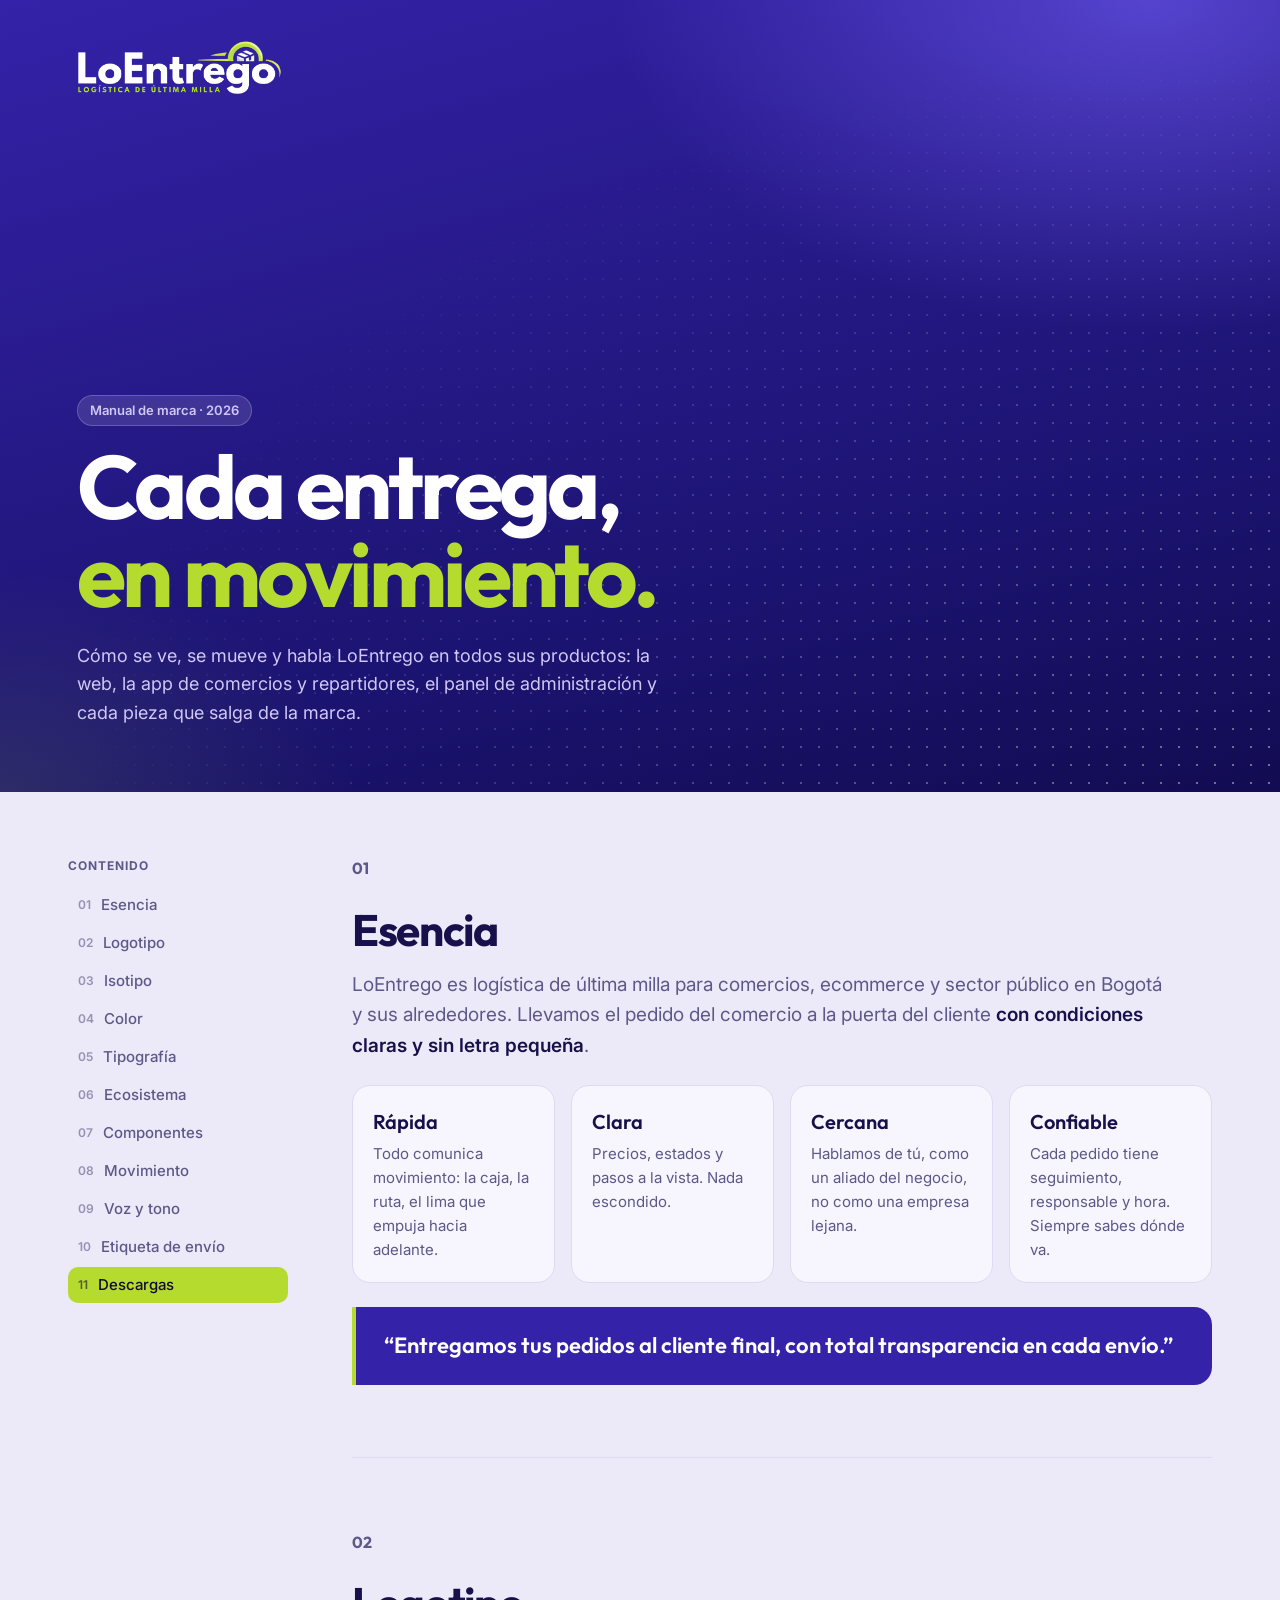
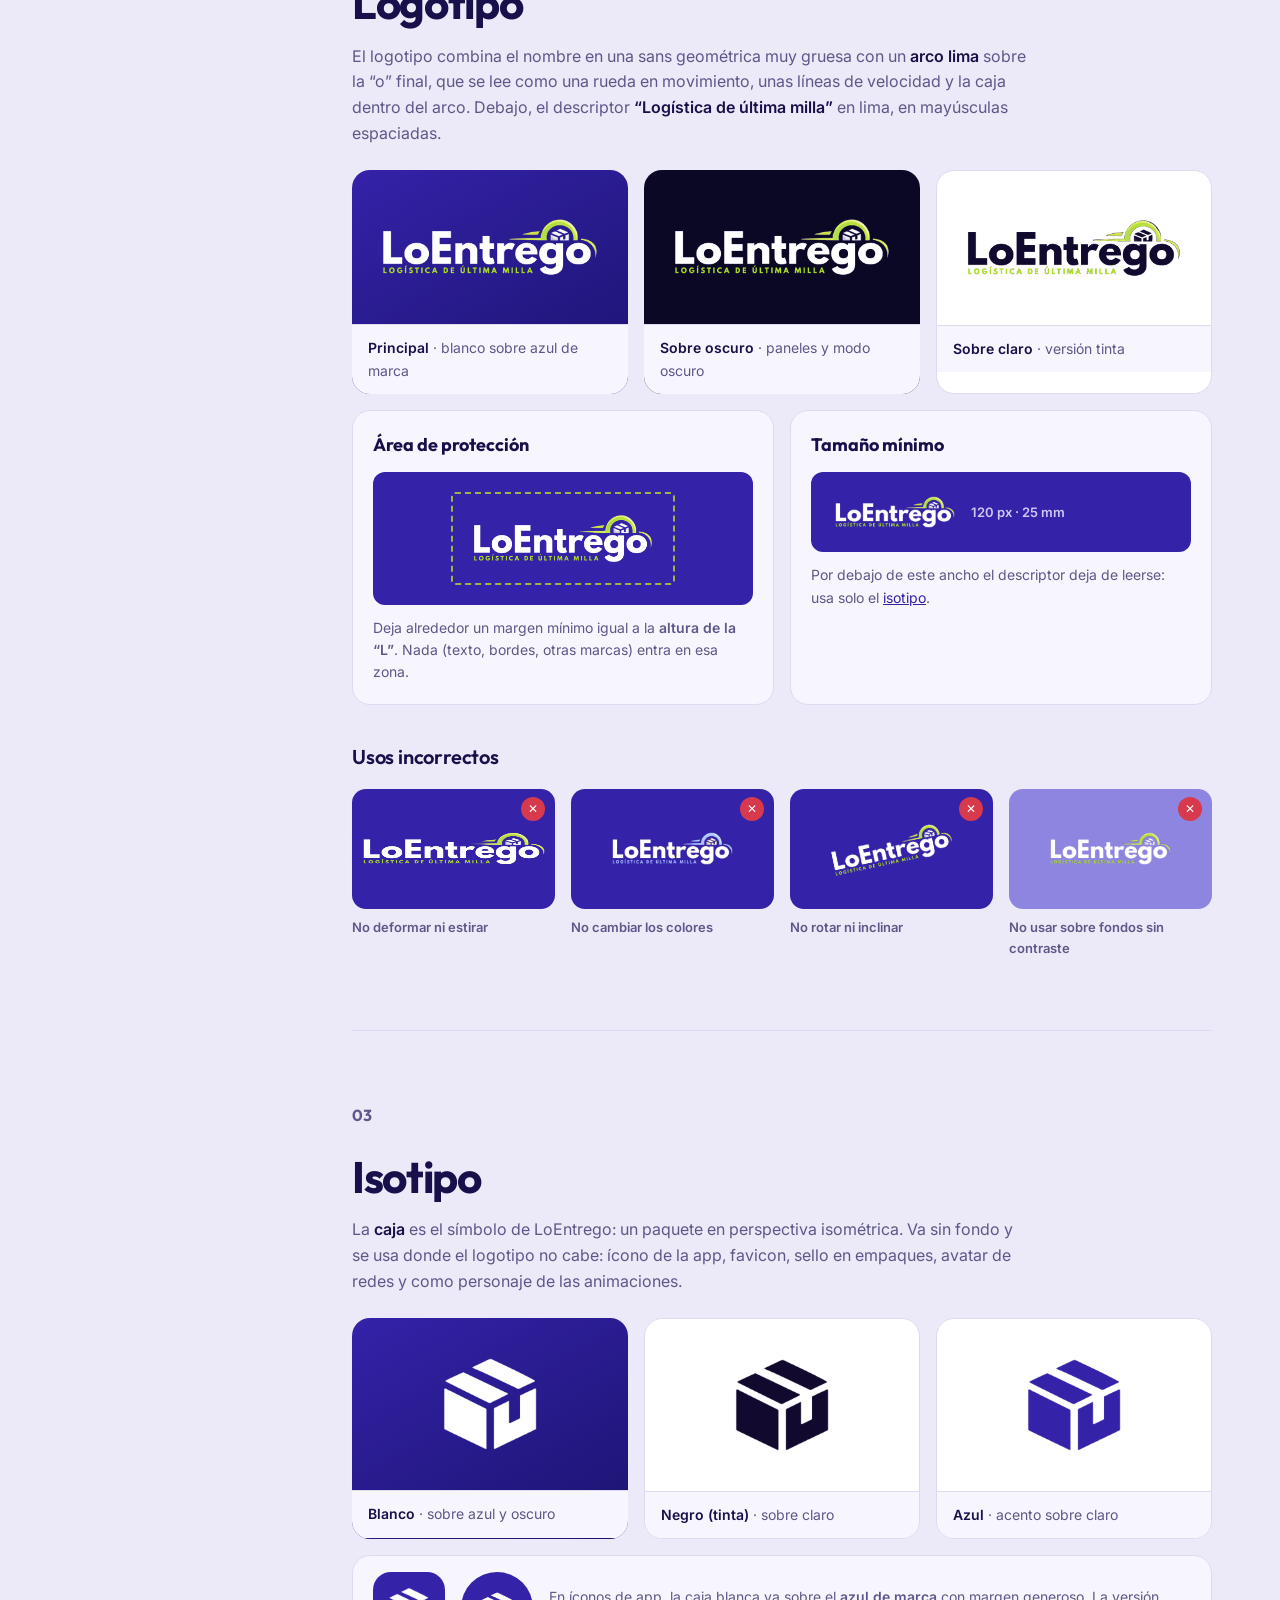
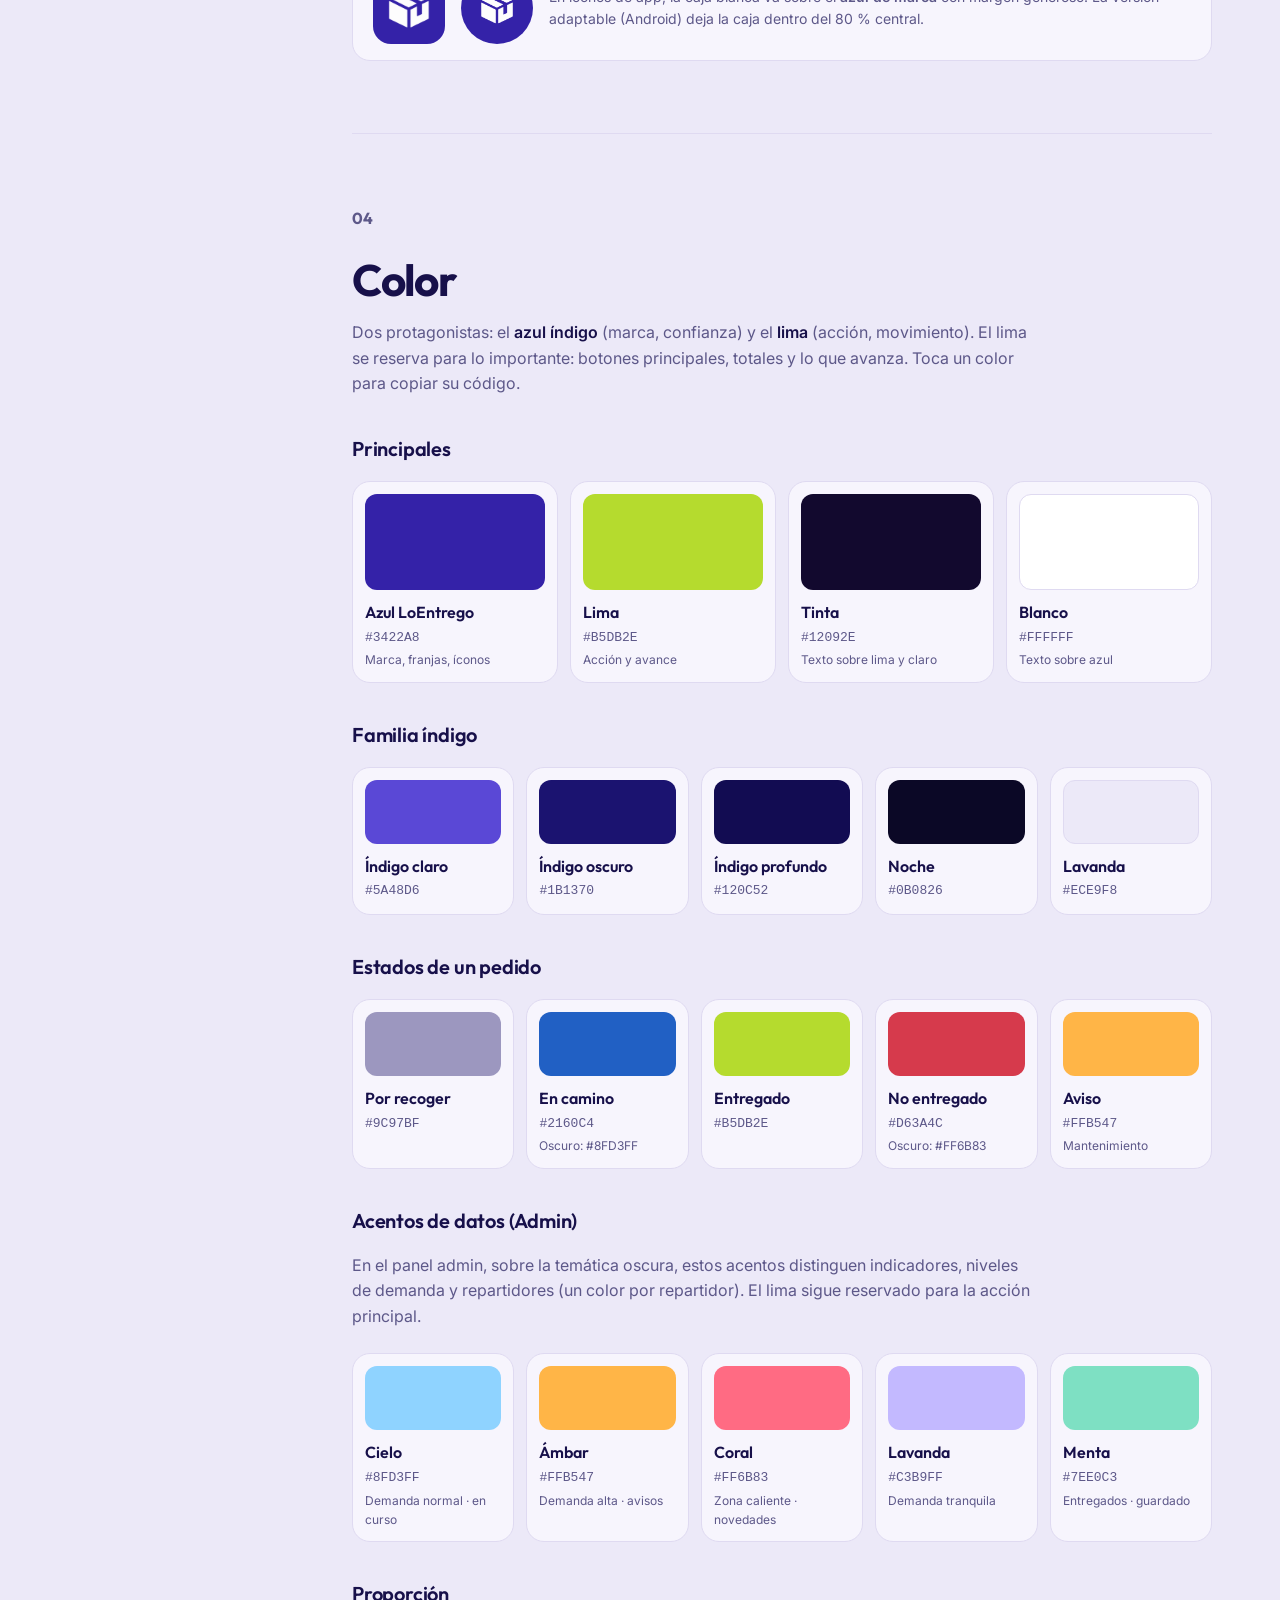
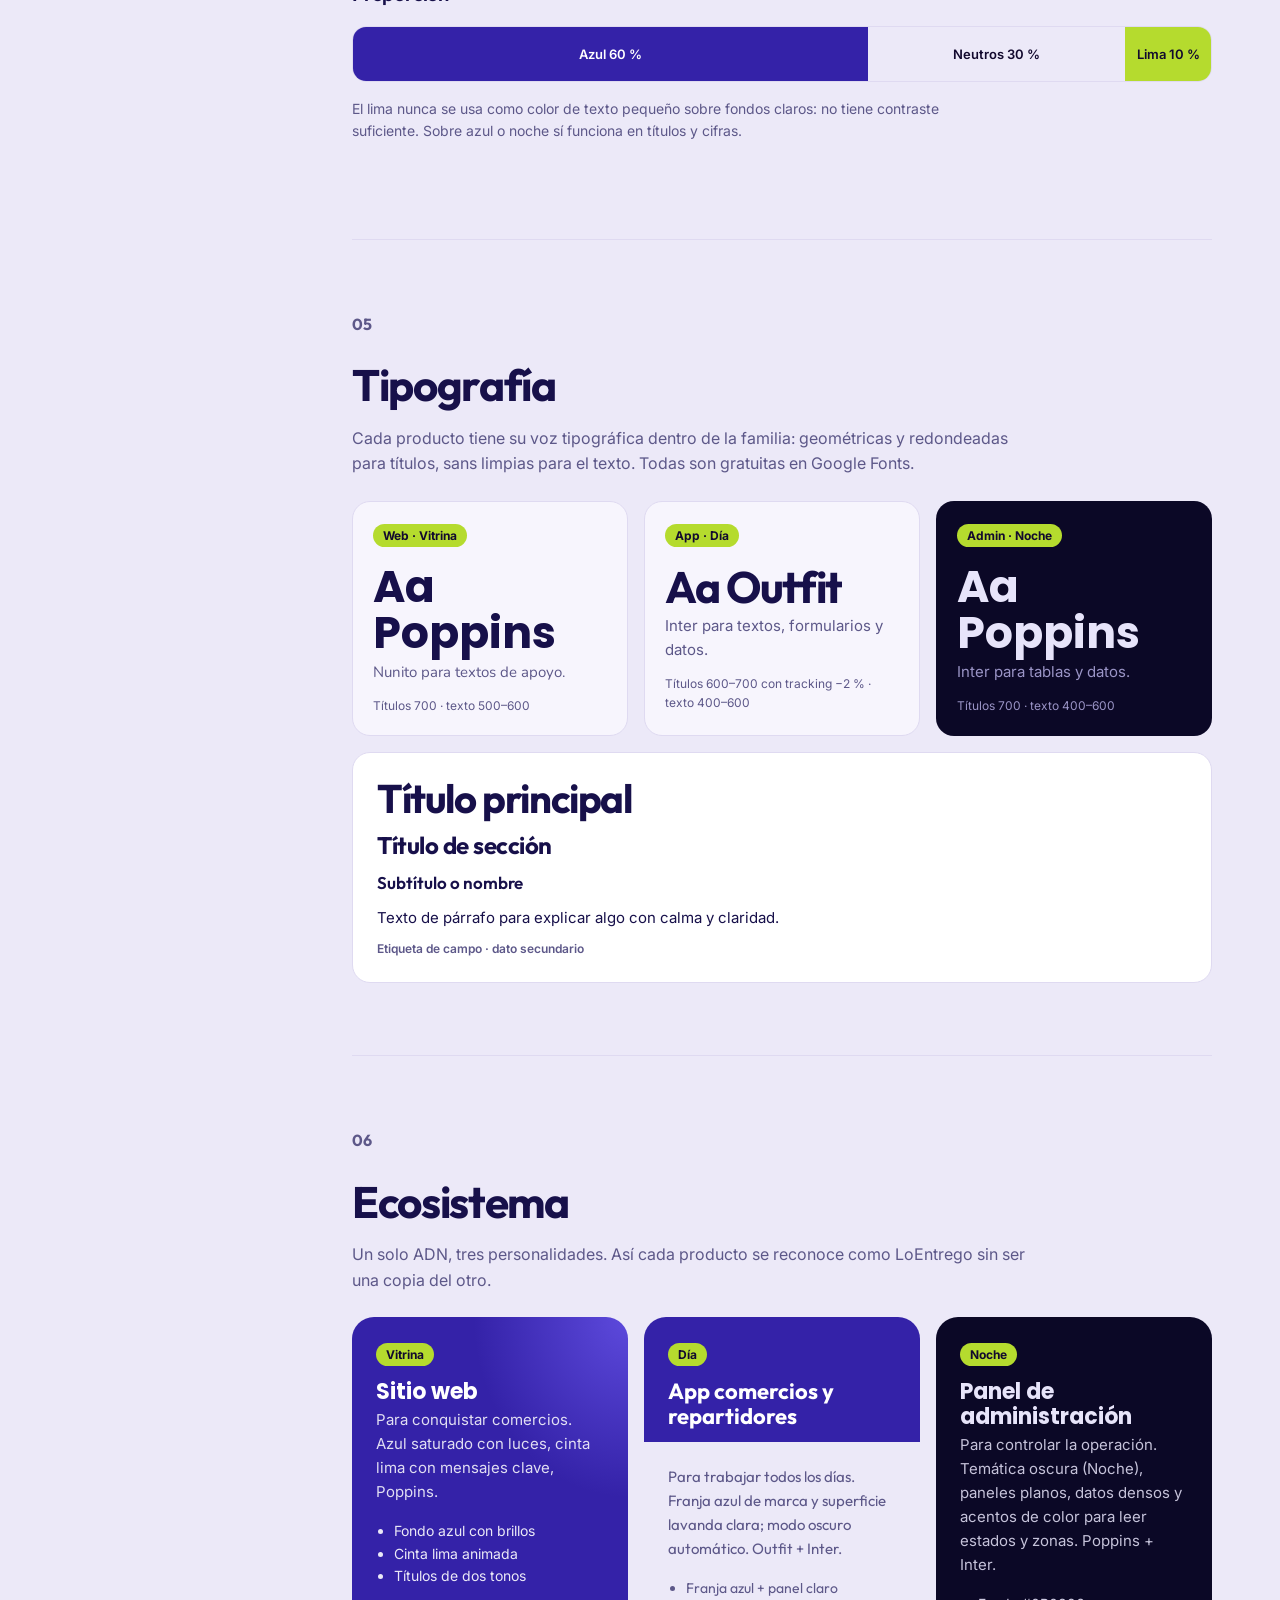
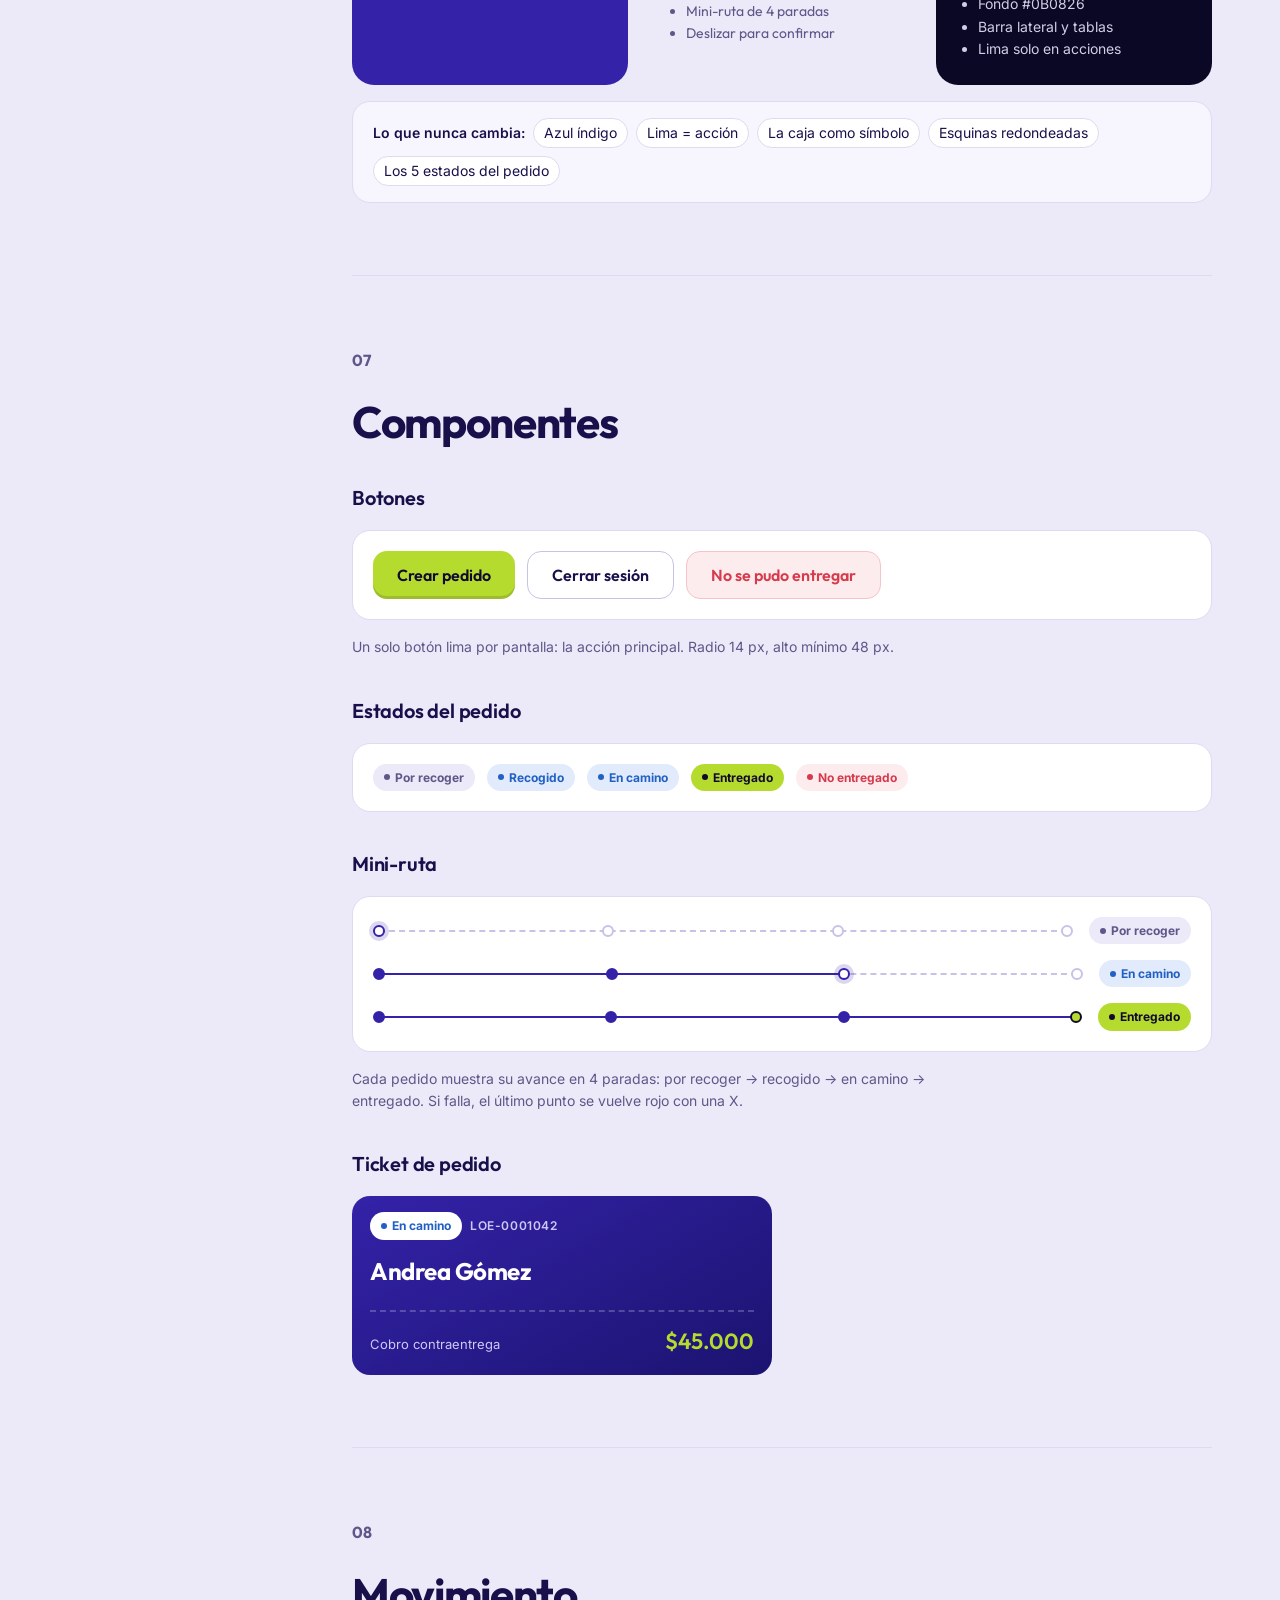
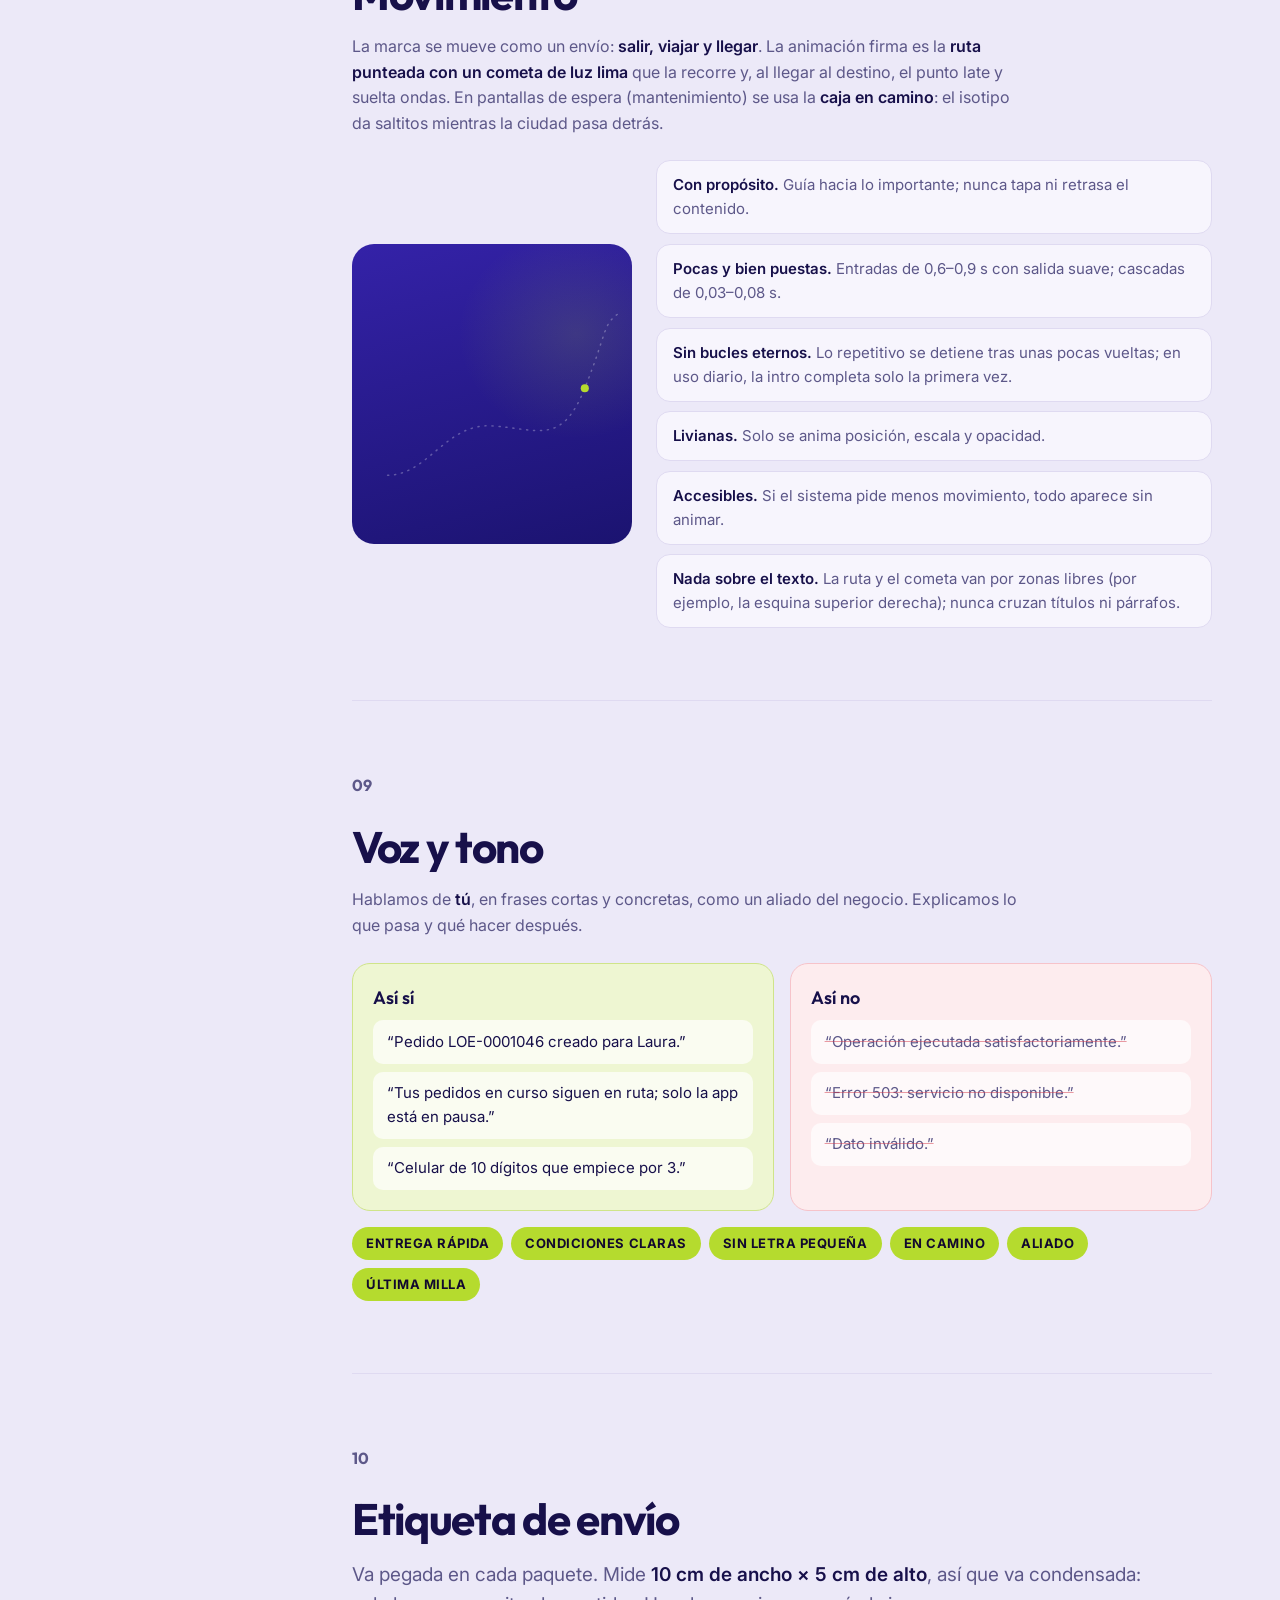
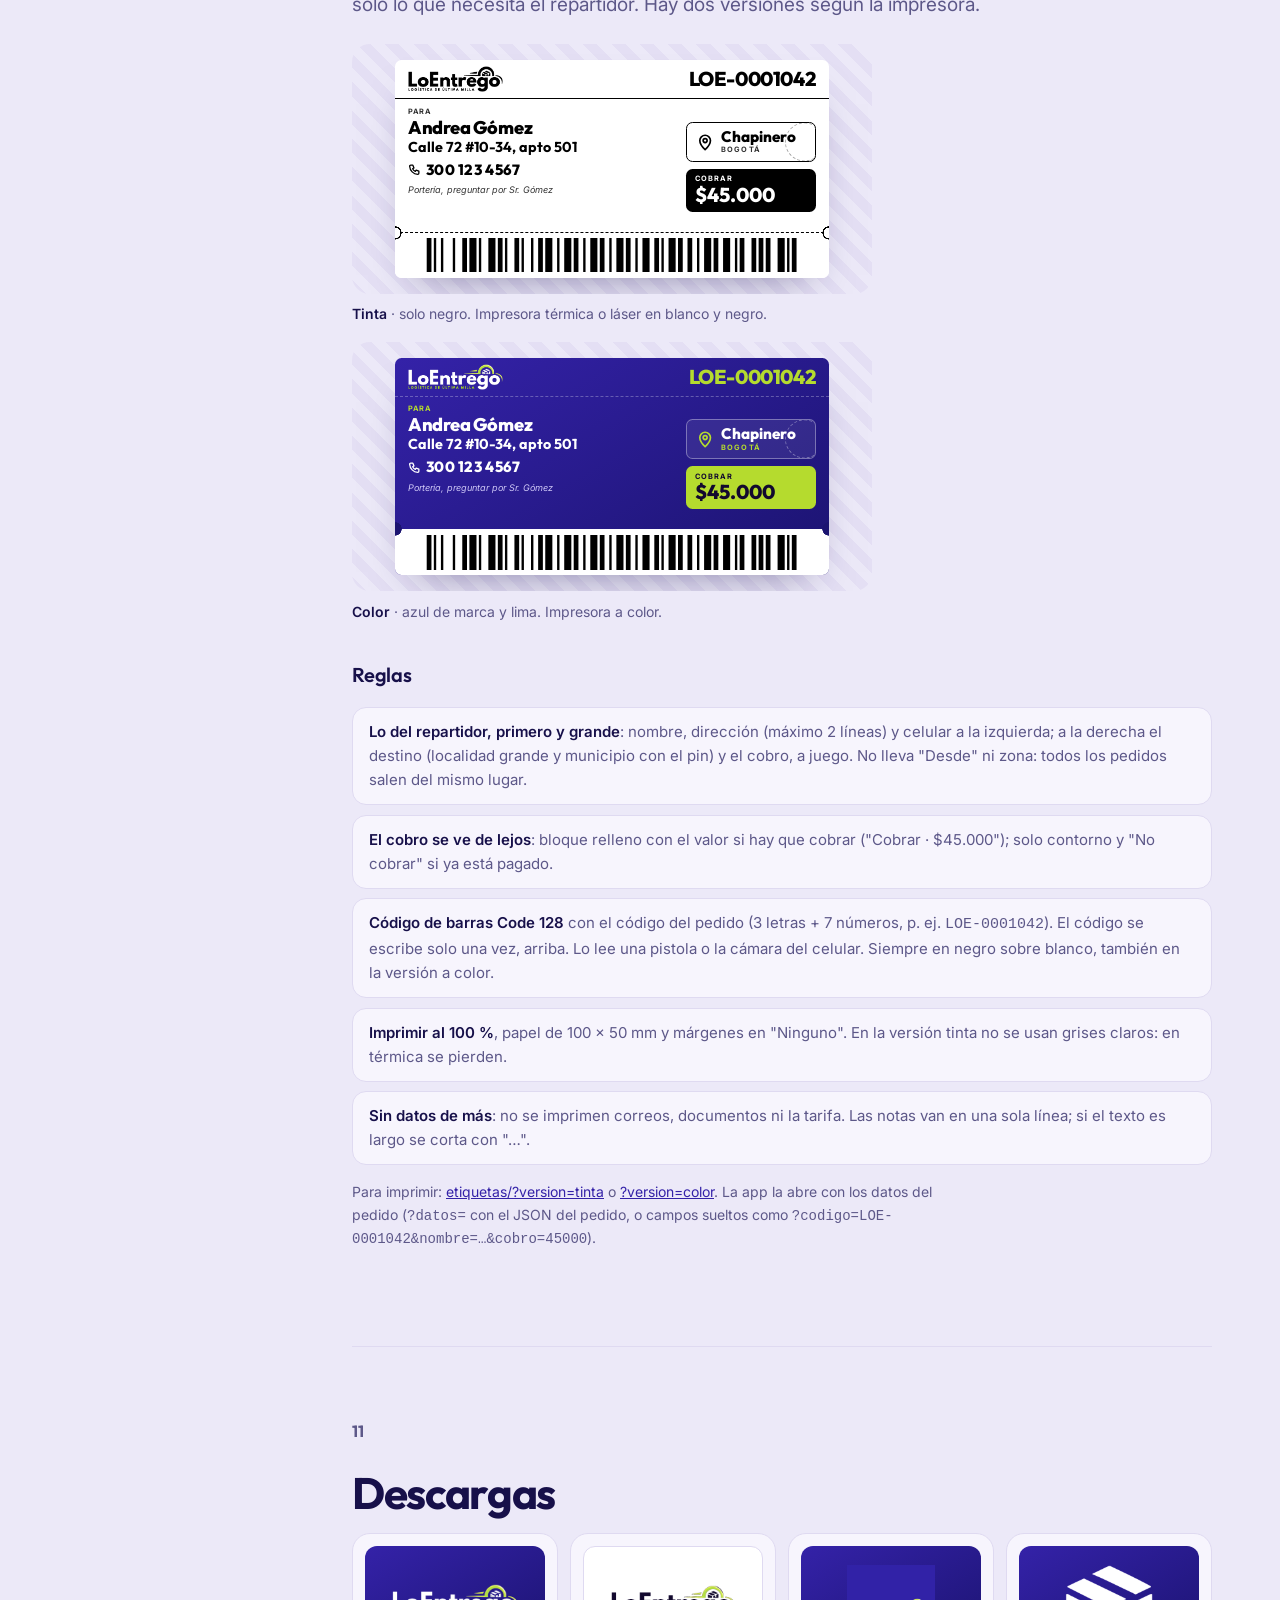
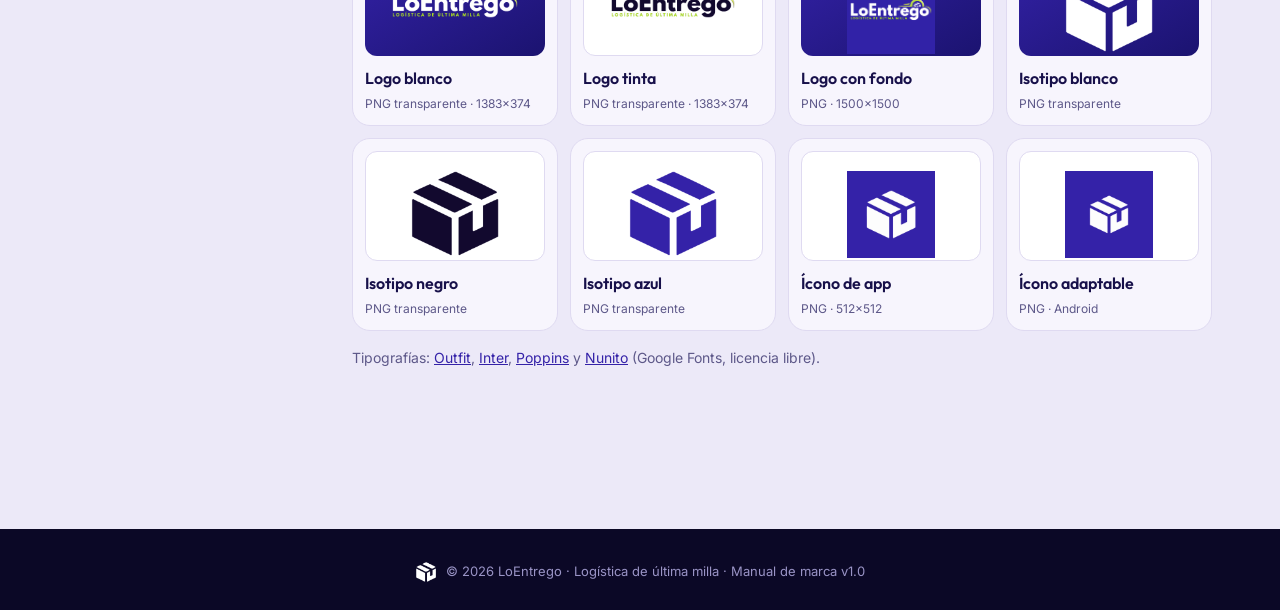
<file: index.html>
<!DOCTYPE html>
<html lang="es">
<head>
<meta charset="UTF-8">
<meta name="viewport" content="width=device-width, initial-scale=1.0">
<meta name="theme-color" content="#3422A8">
<title>Manual de marca · LoEntrego</title>
<meta name="description" content="Manual de marca de LoEntrego: logotipo, isotipo, color, tipografía, ecosistema de productos, componentes, movimiento y tono de voz.">
<link rel="preconnect" href="https://fonts.googleapis.com">
<link rel="preconnect" href="https://fonts.gstatic.com" crossorigin>
<link href="https://fonts.googleapis.com/css2?family=Outfit:wght@500;600;700;800&family=Inter:wght@400;500;600;700&family=Poppins:wght@600;700&family=Nunito:wght@600&display=swap" rel="stylesheet">
<link rel="stylesheet" href="styles.css?v=20261124b">
<link rel="stylesheet" href="etiquetas/etiqueta.css?v=7">
<link rel="icon" href="assets/iconos/icon-192.png">
</head>
<body>

<!-- ============ PORTADA ============ -->
<header class="cover" id="inicio">
  <img class="cover-logo" src="assets/logo/loentrego-logo-blanco.png" alt="LoEntrego — Logística de última milla" width="1383" height="374">
  <div class="cover-inner">
    <p class="kicker">Manual de marca · 2026</p>
    <h1>Cada entrega,<br><span>en movimiento.</span></h1>
    <p class="cover-sub">Cómo se ve, se mueve y habla LoEntrego en todos sus productos: la web, la app de comercios y repartidores, el panel de administración y cada pieza que salga de la marca.</p>
  </div>
  <!-- Fondo de puntos planos con degradado -->
  <div class="cover-puntos" aria-hidden="true"></div>
</header>

<div class="layout">
  <!-- ============ ÍNDICE ============ -->
  <nav class="toc" aria-label="Contenido del manual">
    <p class="toc-title">Contenido</p>
    <ol>
      <li><a href="#esencia">Esencia</a></li>
      <li><a href="#logotipo">Logotipo</a></li>
      <li><a href="#isotipo">Isotipo</a></li>
      <li><a href="#color">Color</a></li>
      <li><a href="#tipografia">Tipografía</a></li>
      <li><a href="#ecosistema">Ecosistema</a></li>
      <li><a href="#componentes">Componentes</a></li>
      <li><a href="#movimiento">Movimiento</a></li>
      <li><a href="#voz">Voz y tono</a></li>
      <li><a href="#etiqueta">Etiqueta de envío</a></li>
      <li><a href="#descargas">Descargas</a></li>
    </ol>
  </nav>

  <main class="content">

    <!-- ============ 01 ESENCIA ============ -->
    <section class="sec" id="esencia" aria-labelledby="t-esencia">
      <p class="num">01</p>
      <h2 id="t-esencia">Esencia</h2>
      <p class="lead">LoEntrego es logística de última milla para comercios, ecommerce y sector público en Bogotá y sus alrededores. Llevamos el pedido del comercio a la puerta del cliente <b>con condiciones claras y sin letra pequeña</b>.</p>
      <div class="grid-4">
        <article class="trait"><b>Rápida</b><p>Todo comunica movimiento: la caja, la ruta, el lima que empuja hacia adelante.</p></article>
        <article class="trait"><b>Clara</b><p>Precios, estados y pasos a la vista. Nada escondido.</p></article>
        <article class="trait"><b>Cercana</b><p>Hablamos de tú, como un aliado del negocio, no como una empresa lejana.</p></article>
        <article class="trait"><b>Confiable</b><p>Cada pedido tiene seguimiento, responsable y hora. Siempre sabes dónde va.</p></article>
      </div>
      <blockquote class="promise">“Entregamos tus pedidos al cliente final, con total transparencia en cada envío.”</blockquote>
    </section>

    <!-- ============ 02 LOGOTIPO ============ -->
    <section class="sec" id="logotipo" aria-labelledby="t-logo">
      <p class="num">02</p>
      <h2 id="t-logo">Logotipo</h2>
      <p>El logotipo combina el nombre en una sans geométrica muy gruesa con un <b>arco lima</b> sobre la “o” final, que se lee como una rueda en movimiento, unas líneas de velocidad y la caja dentro del arco. Debajo, el descriptor <b>“Logística de última milla”</b> en lima, en mayúsculas espaciadas.</p>

      <div class="grid-3">
        <figure class="logo-card on-blue"><img src="assets/logo/loentrego-logo-blanco.png" alt="Logo en blanco sobre azul"><figcaption><b>Principal</b> · blanco sobre azul de marca</figcaption></figure>
        <figure class="logo-card on-night"><img src="assets/logo/loentrego-logo-blanco.png" alt="Logo en blanco sobre noche"><figcaption><b>Sobre oscuro</b> · paneles y modo oscuro</figcaption></figure>
        <figure class="logo-card on-light"><img src="assets/logo/loentrego-logo-tinta.png" alt="Logo en tinta sobre claro"><figcaption><b>Sobre claro</b> · versión tinta</figcaption></figure>
      </div>

      <div class="grid-2">
        <article class="rule-card">
          <h3>Área de protección</h3>
          <div class="clearspace"><span class="cs-box"><img src="assets/logo/loentrego-logo-blanco.png" alt=""></span></div>
          <p>Deja alrededor un margen mínimo igual a la <b>altura de la “L”</b>. Nada (texto, bordes, otras marcas) entra en esa zona.</p>
        </article>
        <article class="rule-card">
          <h3>Tamaño mínimo</h3>
          <div class="minsize"><img src="assets/logo/loentrego-logo-blanco.png" alt="" style="width:120px"><span>120 px · 25 mm</span></div>
          <p>Por debajo de este ancho el descriptor deja de leerse: usa solo el <a href="#isotipo">isotipo</a>.</p>
        </article>
      </div>

      <h3 class="h3">Usos incorrectos</h3>
      <div class="grid-4 donts">
        <figure><div class="dont-box"><img src="assets/logo/loentrego-logo-blanco.png" alt="" style="transform:scaleX(1.5)"></div><figcaption>No deformar ni estirar</figcaption></figure>
        <figure><div class="dont-box"><img src="assets/logo/loentrego-logo-blanco.png" alt="" style="filter:hue-rotate(160deg)"></div><figcaption>No cambiar los colores</figcaption></figure>
        <figure><div class="dont-box"><img src="assets/logo/loentrego-logo-blanco.png" alt="" style="transform:rotate(-12deg)"></div><figcaption>No rotar ni inclinar</figcaption></figure>
        <figure><div class="dont-box low"><img src="assets/logo/loentrego-logo-blanco.png" alt=""></div><figcaption>No usar sobre fondos sin contraste</figcaption></figure>
      </div>
    </section>

    <!-- ============ 03 ISOTIPO ============ -->
    <section class="sec" id="isotipo" aria-labelledby="t-iso">
      <p class="num">03</p>
      <h2 id="t-iso">Isotipo</h2>
      <p>La <b>caja</b> es el símbolo de LoEntrego: un paquete en perspectiva isométrica. Va sin fondo y se usa donde el logotipo no cabe: ícono de la app, favicon, sello en empaques, avatar de redes y como personaje de las animaciones.</p>
      <div class="grid-3">
        <figure class="iso-card on-blue"><img src="assets/isotipo/isotipo-blanco.png" alt="Isotipo blanco"><figcaption><b>Blanco</b> · sobre azul y oscuro</figcaption></figure>
        <figure class="iso-card on-light"><img src="assets/isotipo/isotipo-negro.png" alt="Isotipo negro"><figcaption><b>Negro (tinta)</b> · sobre claro</figcaption></figure>
        <figure class="iso-card on-light"><img src="assets/isotipo/isotipo-azul.png" alt="Isotipo azul"><figcaption><b>Azul</b> · acento sobre claro</figcaption></figure>
      </div>
      <div class="app-icons">
        <img src="assets/iconos/icon-192.png" alt="Ícono de app" width="72" height="72">
        <img src="assets/iconos/icon-maskable-512.png" alt="Ícono adaptable" width="72" height="72" class="round">
        <p>En íconos de app, la caja blanca va sobre el <b>azul de marca</b> con margen generoso. La versión adaptable (Android) deja la caja dentro del 80 % central.</p>
      </div>
    </section>

    <!-- ============ 04 COLOR ============ -->
    <section class="sec" id="color" aria-labelledby="t-color">
      <p class="num">04</p>
      <h2 id="t-color">Color</h2>
      <p>Dos protagonistas: el <b>azul índigo</b> (marca, confianza) y el <b>lima</b> (acción, movimiento). El lima se reserva para lo importante: botones principales, totales y lo que avanza. Toca un color para copiar su código.</p>

      <h3 class="h3">Principales</h3>
      <div class="swatches" data-swatches>
        <button class="sw" style="--c:#3422A8" data-hex="#3422A8"><span class="sw-chip"></span><b>Azul LoEntrego</b><code>#3422A8</code><small>Marca, franjas, íconos</small></button>
        <button class="sw" style="--c:#B5DB2E" data-hex="#B5DB2E"><span class="sw-chip"></span><b>Lima</b><code>#B5DB2E</code><small>Acción y avance</small></button>
        <button class="sw" style="--c:#12092E" data-hex="#12092E"><span class="sw-chip"></span><b>Tinta</b><code>#12092E</code><small>Texto sobre lima y claro</small></button>
        <button class="sw" style="--c:#FFFFFF" data-hex="#FFFFFF"><span class="sw-chip line"></span><b>Blanco</b><code>#FFFFFF</code><small>Texto sobre azul</small></button>
      </div>

      <h3 class="h3">Familia índigo</h3>
      <div class="swatches small" data-swatches>
        <button class="sw" style="--c:#5A48D6" data-hex="#5A48D6"><span class="sw-chip"></span><b>Índigo claro</b><code>#5A48D6</code></button>
        <button class="sw" style="--c:#1B1370" data-hex="#1B1370"><span class="sw-chip"></span><b>Índigo oscuro</b><code>#1B1370</code></button>
        <button class="sw" style="--c:#120C52" data-hex="#120C52"><span class="sw-chip"></span><b>Índigo profundo</b><code>#120C52</code></button>
        <button class="sw" style="--c:#0B0826" data-hex="#0B0826"><span class="sw-chip"></span><b>Noche</b><code>#0B0826</code></button>
        <button class="sw" style="--c:#ECE9F8" data-hex="#ECE9F8"><span class="sw-chip line"></span><b>Lavanda</b><code>#ECE9F8</code></button>
      </div>

      <h3 class="h3">Estados de un pedido</h3>
      <div class="swatches small" data-swatches>
        <button class="sw" style="--c:#9C97BF" data-hex="#9C97BF"><span class="sw-chip"></span><b>Por recoger</b><code>#9C97BF</code></button>
        <button class="sw" style="--c:#2160C4" data-hex="#2160C4"><span class="sw-chip"></span><b>En camino</b><code>#2160C4</code><small>Oscuro: #8FD3FF</small></button>
        <button class="sw" style="--c:#B5DB2E" data-hex="#B5DB2E"><span class="sw-chip"></span><b>Entregado</b><code>#B5DB2E</code></button>
        <button class="sw" style="--c:#D63A4C" data-hex="#D63A4C"><span class="sw-chip"></span><b>No entregado</b><code>#D63A4C</code><small>Oscuro: #FF6B83</small></button>
        <button class="sw" style="--c:#FFB547" data-hex="#FFB547"><span class="sw-chip"></span><b>Aviso</b><code>#FFB547</code><small>Mantenimiento</small></button>
      </div>

      <h3 class="h3">Acentos de datos (Admin)</h3>
      <p>En el panel admin, sobre la temática oscura, estos acentos distinguen indicadores, niveles de demanda y repartidores (un color por repartidor). El lima sigue reservado para la acción principal.</p>
      <div class="swatches small" data-swatches>
        <button class="sw" style="--c:#8FD3FF" data-hex="#8FD3FF"><span class="sw-chip"></span><b>Cielo</b><code>#8FD3FF</code><small>Demanda normal · en curso</small></button>
        <button class="sw" style="--c:#FFB547" data-hex="#FFB547"><span class="sw-chip"></span><b>Ámbar</b><code>#FFB547</code><small>Demanda alta · avisos</small></button>
        <button class="sw" style="--c:#FF6B83" data-hex="#FF6B83"><span class="sw-chip"></span><b>Coral</b><code>#FF6B83</code><small>Zona caliente · novedades</small></button>
        <button class="sw" style="--c:#C3B9FF" data-hex="#C3B9FF"><span class="sw-chip"></span><b>Lavanda</b><code>#C3B9FF</code><small>Demanda tranquila</small></button>
        <button class="sw" style="--c:#7EE0C3" data-hex="#7EE0C3"><span class="sw-chip"></span><b>Menta</b><code>#7EE0C3</code><small>Entregados · guardado</small></button>
      </div>

      <h3 class="h3">Proporción</h3>
      <div class="ratio" aria-label="60 % azul, 30 % neutros, 10 % lima">
        <span style="--w:60%;--c:#3422A8">Azul 60 %</span><span style="--w:30%;--c:#ECE9F8;color:#12092E">Neutros 30 %</span><span style="--w:10%;--c:#B5DB2E;color:#12092E">Lima 10 %</span>
      </div>
      <p class="note">El lima nunca se usa como color de texto pequeño sobre fondos claros: no tiene contraste suficiente. Sobre azul o noche sí funciona en títulos y cifras.</p>
    </section>

    <!-- ============ 05 TIPOGRAFÍA ============ -->
    <section class="sec" id="tipografia" aria-labelledby="t-tipo">
      <p class="num">05</p>
      <h2 id="t-tipo">Tipografía</h2>
      <p>Cada producto tiene su voz tipográfica dentro de la familia: geométricas y redondeadas para títulos, sans limpias para el texto. Todas son gratuitas en Google Fonts.</p>
      <div class="type-grid">
        <article class="type-card">
          <span class="type-tag">Web · Vitrina</span>
          <p class="specimen" style="font-family:Poppins;font-weight:700">Aa Poppins</p>
          <p class="type-body" style="font-family:Nunito">Nunito para textos de apoyo.</p>
          <small>Títulos 700 · texto 500–600</small>
        </article>
        <article class="type-card">
          <span class="type-tag">App · Día</span>
          <p class="specimen" style="font-family:Outfit;font-weight:700;letter-spacing:-0.03em">Aa Outfit</p>
          <p class="type-body" style="font-family:Inter">Inter para textos, formularios y datos.</p>
          <small>Títulos 600–700 con tracking −2 % · texto 400–600</small>
        </article>
        <article class="type-card dark">
          <span class="type-tag">Admin · Noche</span>
          <p class="specimen" style="font-family:'Poppins';font-weight:700">Aa Poppins</p>
          <p class="type-body" style="font-family:Inter">Inter para tablas y datos.</p>
          <small>Títulos 700 · texto 400–600</small>
        </article>
      </div>
      <div class="scale">
        <p style="font:700 2.5rem/1.05 Outfit;letter-spacing:-0.035em">Título principal</p>
        <p style="font:700 1.5rem/1.2 Outfit;letter-spacing:-0.02em">Título de sección</p>
        <p style="font:600 1.0625rem/1.3 Outfit">Subtítulo o nombre</p>
        <p style="font:400 0.9375rem/1.55 Inter">Texto de párrafo para explicar algo con calma y claridad.</p>
        <p style="font:600 0.75rem/1.4 Inter;color:var(--muted)">Etiqueta de campo · dato secundario</p>
      </div>
    </section>

    <!-- ============ 06 ECOSISTEMA ============ -->
    <section class="sec" id="ecosistema" aria-labelledby="t-eco">
      <p class="num">06</p>
      <h2 id="t-eco">Ecosistema</h2>
      <p>Un solo ADN, tres personalidades. Así cada producto se reconoce como LoEntrego sin ser una copia del otro.</p>
      <div class="eco-grid">
        <article class="eco vitrina">
          <span class="eco-tag">Vitrina</span>
          <h3>Sitio web</h3>
          <p>Para conquistar comercios. Azul saturado con luces, cinta lima con mensajes clave, Poppins.</p>
          <ul><li>Fondo azul con brillos</li><li>Cinta lima animada</li><li>Títulos de dos tonos</li></ul>
        </article>
        <article class="eco dia">
          <span class="eco-tag">Día</span>
          <h3>App comercios y repartidores</h3>
          <p>Para trabajar todos los días. Franja azul de marca y superficie lavanda clara; modo oscuro automático. Outfit + Inter.</p>
          <ul><li>Franja azul + panel claro</li><li>Mini-ruta de 4 paradas</li><li>Deslizar para confirmar</li></ul>
        </article>
        <article class="eco noche">
          <span class="eco-tag">Noche</span>
          <h3>Panel de administración</h3>
          <p>Para controlar la operación. Temática oscura (Noche), paneles planos, datos densos y acentos de color para leer estados y zonas. Poppins + Inter.</p>
          <ul><li>Fondo #0B0826</li><li>Barra lateral y tablas</li><li>Lima solo en acciones</li></ul>
        </article>
      </div>
      <div class="constants">
        <b>Lo que nunca cambia:</b>
        <span>Azul índigo</span><span>Lima = acción</span><span>La caja como símbolo</span><span>Esquinas redondeadas</span><span>Los 5 estados del pedido</span>
      </div>
    </section>

    <!-- ============ 07 COMPONENTES ============ -->
    <section class="sec" id="componentes" aria-labelledby="t-comp">
      <p class="num">07</p>
      <h2 id="t-comp">Componentes</h2>

      <h3 class="h3">Botones</h3>
      <div class="demo-row">
        <button class="b-primary">Crear pedido</button>
        <button class="b-ghost">Cerrar sesión</button>
        <button class="b-danger">No se pudo entregar</button>
      </div>
      <p class="note">Un solo botón lima por pantalla: la acción principal. Radio 14 px, alto mínimo 48 px.</p>

      <h3 class="h3">Estados del pedido</h3>
      <div class="demo-row">
        <span class="pill" data-tono="wait">Por recoger</span>
        <span class="pill" data-tono="move">Recogido</span>
        <span class="pill" data-tono="move">En camino</span>
        <span class="pill" data-tono="ok">Entregado</span>
        <span class="pill" data-tono="fail">No entregado</span>
      </div>

      <h3 class="h3">Mini-ruta</h3>
      <div class="tracks">
        <div class="track-row"><span class="tk" style="--p:0"><i class="tk-fill"></i><i class="n cur" style="--i:0"></i><i class="n" style="--i:1"></i><i class="n" style="--i:2"></i><i class="n" style="--i:3"></i></span><span class="pill" data-tono="wait">Por recoger</span></div>
        <div class="track-row"><span class="tk" style="--p:.6667"><i class="tk-fill"></i><i class="n done" style="--i:0"></i><i class="n done" style="--i:1"></i><i class="n cur" style="--i:2"></i><i class="n" style="--i:3"></i></span><span class="pill" data-tono="move">En camino</span></div>
        <div class="track-row"><span class="tk" style="--p:1"><i class="tk-fill"></i><i class="n done" style="--i:0"></i><i class="n done" style="--i:1"></i><i class="n done" style="--i:2"></i><i class="n end" style="--i:3"></i></span><span class="pill" data-tono="ok">Entregado</span></div>
      </div>
      <p class="note">Cada pedido muestra su avance en 4 paradas: por recoger → recogido → en camino → entregado. Si falla, el último punto se vuelve rojo con una X.</p>

      <h3 class="h3">Ticket de pedido</h3>
      <div class="ticket">
        <div class="ticket-top"><span class="pill" data-tono="move" style="background:#fff">En camino</span><span class="ticket-code">LOE-0001042</span></div>
        <p class="ticket-name">Andrea Gómez</p>
        <div class="ticket-amount"><span>Cobro contraentrega</span><b>$45.000</b></div>
      </div>
    </section>

    <!-- ============ 08 MOVIMIENTO ============ -->
    <section class="sec" id="movimiento" aria-labelledby="t-mov">
      <p class="num">08</p>
      <h2 id="t-mov">Movimiento</h2>
      <p>La marca se mueve como un envío: <b>salir, viajar y llegar</b>. La animación firma es la <b>ruta punteada con un cometa de luz lima</b> que la recorre y, al llegar al destino, el punto late y suelta ondas. En pantallas de espera (mantenimiento) se usa la <b>caja en camino</b>: el isotipo da saltitos mientras la ciudad pasa detrás.</p>
      <div class="motion-demo">
        <div class="motion-stage" aria-hidden="true">
          <svg class="route demo-route" viewBox="0 0 400 320" preserveAspectRatio="xMidYMid meet" aria-hidden="true">
      <path class="r-line" d="M 20 300 C 90 300, 120 210, 200 215 S 320 250, 360 150 S 390 40, 420 20"/>
      <path class="r-glow" pathLength="100" d="M 20 300 C 90 300, 120 210, 200 215 S 320 250, 360 150 S 390 40, 420 20"/>
      <path class="r-comet" pathLength="100" d="M 20 300 C 90 300, 120 210, 200 215 S 320 250, 360 150 S 390 40, 420 20"/>
      <circle class="r-ring" cx="360" cy="150" r="10"/>
      <circle class="r-dot" cx="360" cy="150" r="7"/>
    </svg>
        </div>
        <ul class="rules">
          <li><b>Con propósito.</b> Guía hacia lo importante; nunca tapa ni retrasa el contenido.</li>
          <li><b>Pocas y bien puestas.</b> Entradas de 0,6–0,9 s con salida suave; cascadas de 0,03–0,08 s.</li>
          <li><b>Sin bucles eternos.</b> Lo repetitivo se detiene tras unas pocas vueltas; en uso diario, la intro completa solo la primera vez.</li>
          <li><b>Livianas.</b> Solo se anima posición, escala y opacidad.</li>
          <li><b>Accesibles.</b> Si el sistema pide menos movimiento, todo aparece sin animar.</li>
          <li><b>Nada sobre el texto.</b> La ruta y el cometa van por zonas libres (por ejemplo, la esquina superior derecha); nunca cruzan títulos ni párrafos.</li>
        </ul>
      </div>
    </section>

    <!-- ============ 09 VOZ Y TONO ============ -->
    <section class="sec" id="voz" aria-labelledby="t-voz">
      <p class="num">09</p>
      <h2 id="t-voz">Voz y tono</h2>
      <p>Hablamos de <b>tú</b>, en frases cortas y concretas, como un aliado del negocio. Explicamos lo que pasa y qué hacer después.</p>
      <div class="voice">
        <div class="do"><b>Así sí</b>
          <p>“Pedido LOE-0001046 creado para Laura.”</p>
          <p>“Tus pedidos en curso siguen en ruta; solo la app está en pausa.”</p>
          <p>“Celular de 10 dígitos que empiece por 3.”</p>
        </div>
        <div class="dont"><b>Así no</b>
          <p>“Operación ejecutada satisfactoriamente.”</p>
          <p>“Error 503: servicio no disponible.”</p>
          <p>“Dato inválido.”</p>
        </div>
      </div>
      <div class="words">
        <span>Entrega rápida</span><span>Condiciones claras</span><span>Sin letra pequeña</span><span>En camino</span><span>Aliado</span><span>Última milla</span>
      </div>
    </section>

    <!-- ============ 10 ETIQUETA DE ENVÍO ============ -->
    <section class="sec" id="etiqueta" aria-labelledby="t-etq">
      <p class="num">10</p>
      <h2 id="t-etq">Etiqueta de envío</h2>
      <p class="lead">Va pegada en cada paquete. Mide <b>10 cm de ancho × 5 cm de alto</b>, así que va condensada: solo lo que necesita el repartidor. Hay dos versiones según la impresora.</p>
      <div class="etq-muestras">
        <figure><div class="etq-marco" id="etq-tinta"></div><figcaption><b>Tinta</b> · solo negro. Impresora térmica o láser en blanco y negro.</figcaption></figure>
        <figure><div class="etq-marco" id="etq-color"></div><figcaption><b>Color</b> · azul de marca y lima. Impresora a color.</figcaption></figure>
      </div>
      <h3 class="h3">Reglas</h3>
      <ul class="rules">
        <li><b>Lo del repartidor, primero y grande</b>: nombre, dirección (máximo 2 líneas) y celular a la izquierda; a la derecha el destino (localidad grande y municipio con el pin) y el cobro, a juego. No lleva "Desde" ni zona: todos los pedidos salen del mismo lugar.</li>
        <li><b>El cobro se ve de lejos</b>: bloque relleno con el valor si hay que cobrar ("Cobrar · $45.000"); solo contorno y "No cobrar" si ya está pagado.</li>
        <li><b>Código de barras Code 128</b> con el código del pedido (3 letras + 7 números, p. ej. <code>LOE-0001042</code>). El código se escribe solo una vez, arriba. Lo lee una pistola o la cámara del celular. Siempre en negro sobre blanco, también en la versión a color.</li>
        <li><b>Imprimir al 100 %</b>, papel de 100 × 50 mm y márgenes en "Ninguno". En la versión tinta no se usan grises claros: en térmica se pierden.</li>
        <li><b>Sin datos de más</b>: no se imprimen correos, documentos ni la tarifa. Las notas van en una sola línea; si el texto es largo se corta con "…".</li>
      </ul>
      <p class="note">Para imprimir: <a href="etiquetas/?version=tinta" target="_blank" rel="noopener">etiquetas/?version=tinta</a> o <a href="etiquetas/?version=color" target="_blank" rel="noopener">?version=color</a>. La app la abre con los datos del pedido (<code>?datos=</code> con el JSON del pedido, o campos sueltos como <code>?codigo=LOE-0001042&amp;nombre=…&amp;cobro=45000</code>).</p>
    </section>

    <!-- ============ 11 DESCARGAS ============ -->
    <section class="sec" id="descargas" aria-labelledby="t-desc">
      <p class="num">11</p>
      <h2 id="t-desc">Descargas</h2>
      <div class="downloads">
        <a class="dl" href="assets/logo/loentrego-logo-blanco.png" download><span class="dl-prev on-blue"><img src="assets/logo/loentrego-logo-blanco.png" alt=""></span><b>Logo blanco</b><small>PNG transparente · 1383×374</small></a>
        <a class="dl" href="assets/logo/loentrego-logo-tinta.png" download><span class="dl-prev on-light"><img src="assets/logo/loentrego-logo-tinta.png" alt=""></span><b>Logo tinta</b><small>PNG transparente · 1383×374</small></a>
        <a class="dl" href="assets/logo/loentrego-logo-fondo-azul.png" download><span class="dl-prev on-blue"><img src="assets/logo/loentrego-logo-fondo-azul.png" alt=""></span><b>Logo con fondo</b><small>PNG · 1500×1500</small></a>
        <a class="dl" href="assets/isotipo/isotipo-blanco.png" download><span class="dl-prev on-blue"><img src="assets/isotipo/isotipo-blanco.png" alt=""></span><b>Isotipo blanco</b><small>PNG transparente</small></a>
        <a class="dl" href="assets/isotipo/isotipo-negro.png" download><span class="dl-prev on-light"><img src="assets/isotipo/isotipo-negro.png" alt=""></span><b>Isotipo negro</b><small>PNG transparente</small></a>
        <a class="dl" href="assets/isotipo/isotipo-azul.png" download><span class="dl-prev on-light"><img src="assets/isotipo/isotipo-azul.png" alt=""></span><b>Isotipo azul</b><small>PNG transparente</small></a>
        <a class="dl" href="assets/iconos/icon-512.png" download><span class="dl-prev on-light"><img src="assets/iconos/icon-512.png" alt=""></span><b>Ícono de app</b><small>PNG · 512×512</small></a>
        <a class="dl" href="assets/iconos/icon-maskable-512.png" download><span class="dl-prev on-light"><img src="assets/iconos/icon-maskable-512.png" alt=""></span><b>Ícono adaptable</b><small>PNG · Android</small></a>
      </div>
      <p class="note">Tipografías: <a href="https://fonts.google.com/specimen/Outfit" target="_blank" rel="noopener">Outfit</a>, <a href="https://fonts.google.com/specimen/Inter" target="_blank" rel="noopener">Inter</a>, <a href="https://fonts.google.com/specimen/Poppins" target="_blank" rel="noopener">Poppins</a> y <a href="https://fonts.google.com/specimen/Nunito" target="_blank" rel="noopener">Nunito</a> (Google Fonts, licencia libre).</p>
    </section>

  </main>
</div>

<footer class="foot">
  <img src="assets/isotipo/isotipo-blanco.png" alt="" width="20" height="20">
  © 2026 LoEntrego · Logística de última milla · Manual de marca v1.0
</footer>

<div class="copied" id="copied" role="status" aria-live="polite"></div>
<script src="etiquetas/code128.js?v=1"></script>
<script src="etiquetas/etiqueta.js?v=7"></script>
<script>
  // Muestras de la etiqueta en el manual (tamaño real, reducido para la pantalla)
  window.ETIQUETA_BASE = 'etiquetas/';
  document.getElementById('etq-tinta').innerHTML = Etiqueta.html(Etiqueta.EJEMPLO, 'tinta');
  document.getElementById('etq-color').innerHTML = Etiqueta.html(Etiqueta.EJEMPLO, 'color');
</script>
<script src="script.js"></script>
</body>
</html>
</file>
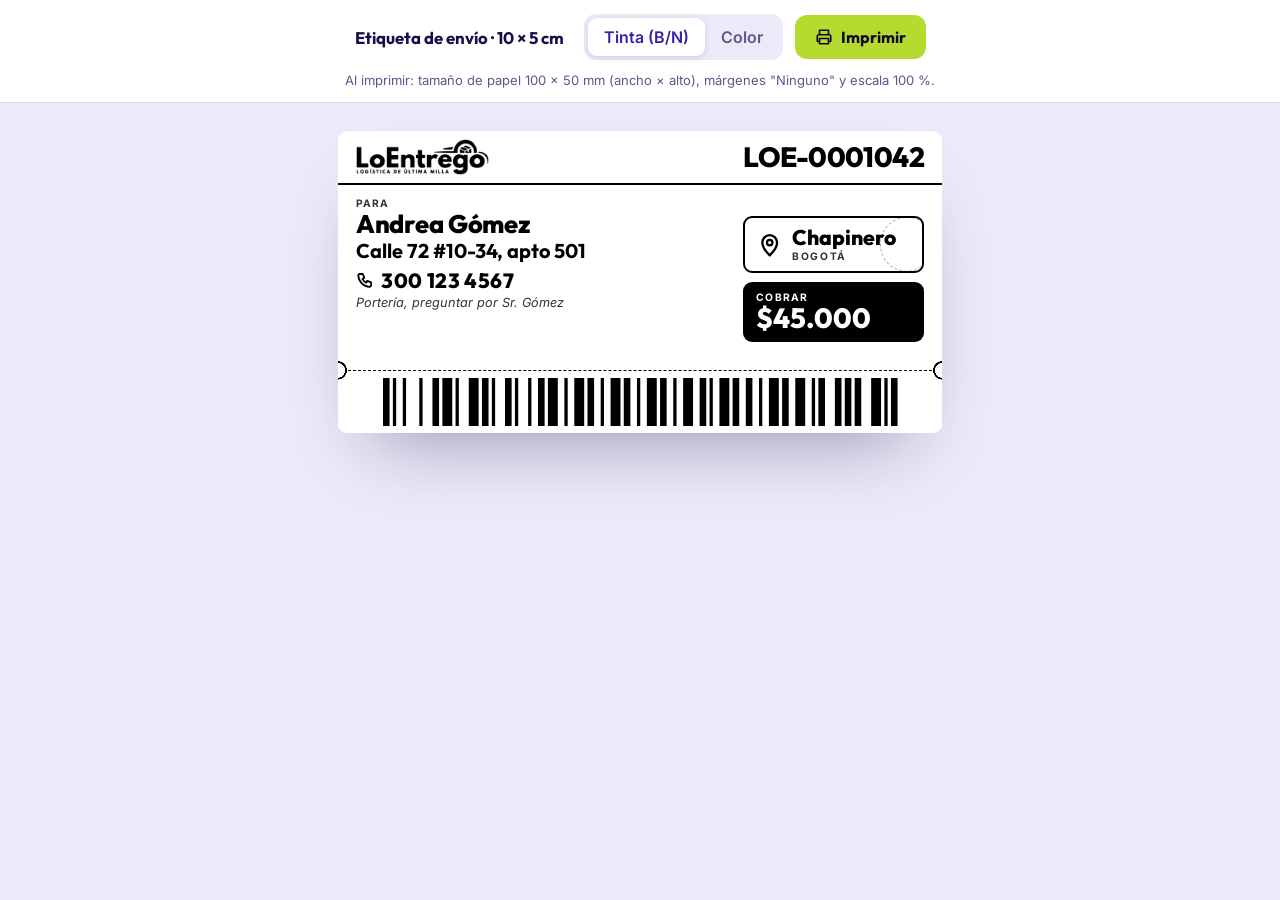
<file: etiquetas/index.html>
<!DOCTYPE html>
<html lang="es">
<head>
<meta charset="UTF-8">
<meta name="viewport" content="width=device-width, initial-scale=1.0">
<meta name="robots" content="noindex">
<title>Etiqueta de envío · LoEntrego</title>
<link rel="preconnect" href="https://fonts.googleapis.com">
<link rel="preconnect" href="https://fonts.gstatic.com" crossorigin>
<link href="https://fonts.googleapis.com/css2?family=Outfit:wght@600;700;800&family=Inter:wght@400;600;700&family=JetBrains+Mono:wght@700&display=swap" rel="stylesheet">
<link rel="stylesheet" href="etiqueta.css?v=7">
<link rel="icon" href="img/icon-192.png">
<style>
  /* Página para imprimir: la etiqueta al centro y una barra que no se imprime */
  @page { size: 100mm 50mm; margin: 0; }
  body { margin: 0; min-height: 100vh; font-family: 'Inter', Arial, sans-serif; background: #ECE9F8; color: #17104A; }
  .barra { position: sticky; top: 0; z-index: 2; display: flex; flex-wrap: wrap; align-items: center; justify-content: center; gap: 12px; padding: 14px 16px; background: #fff; border-bottom: 1px solid #DFDAF1; }
  .barra b { font-family: 'Outfit', sans-serif; font-size: 1.05rem; margin-right: 8px; }
  .seg { display: inline-flex; padding: 4px; border-radius: 12px; background: #ECE9F8; }
  .seg button { min-height: 38px; padding: 0 16px; border: 0; border-radius: 9px; background: none; font: inherit; font-weight: 600; color: #5D5889; cursor: pointer; }
  .seg button[aria-pressed="true"] { background: #fff; color: #3422A8; box-shadow: 0 2px 8px -2px rgba(23,16,74,.2); }
  .imprimir { display: inline-flex; align-items: center; gap: 8px; min-height: 44px; padding: 0 20px; border: 0; border-radius: 12px; background: #B5DB2E; color: #12092E; font: inherit; font-family: 'Outfit', sans-serif; font-weight: 700; cursor: pointer; }
  .imprimir svg { width: 18px; height: 18px; fill: none; stroke: currentColor; stroke-width: 2.2; stroke-linecap: round; stroke-linejoin: round; }
  .nota { width: 100%; margin: 0; font-size: .8125rem; text-align: center; color: #5D5889; }
  .hoja { display: grid; place-items: center; padding: 28px 16px 40px; }
  .hoja .etq { box-shadow: 0 24px 48px -24px rgba(23, 16, 74, .45); border-radius: 1.5mm; zoom: 1.6; }
  @media (max-width: 680px) { .hoja .etq { zoom: 1; } }
  :focus-visible { outline: 2.5px solid #3422A8; outline-offset: 2px; }
  @media print {
    body { background: #fff; }
    .barra { display: none; }
    .hoja { padding: 0; display: block; }
    .hoja .etq { box-shadow: none; border-radius: 0; zoom: 1; }
  }
</style>
</head>
<body>

<div class="barra">
  <b>Etiqueta de envío · 10 × 5 cm</b>
  <div class="seg" role="group" aria-label="Versión">
    <button type="button" data-version="tinta">Tinta (B/N)</button>
    <button type="button" data-version="color">Color</button>
  </div>
  <button type="button" class="imprimir" id="imprimir">
    <svg viewBox="0 0 24 24" aria-hidden="true"><path d="M6 9V3h12v6M6 18H4a1 1 0 0 1-1-1v-6a2 2 0 0 1 2-2h14a2 2 0 0 1 2 2v6a1 1 0 0 1-1 1h-2"/><path d="M6 14h12v7H6Z"/></svg>
    Imprimir
  </button>
  <p class="nota">Al imprimir: tamaño de papel 100 × 50 mm (ancho × alto), márgenes "Ninguno" y escala 100 %.</p>
</div>

<main class="hoja" id="hoja"></main>

<script src="code128.js?v=1"></script>
<script src="etiqueta.js?v=7"></script>
<script>
  // Datos: ?datos=<JSON en base64url>  o  campos sueltos (?codigo=…&nombre=…&cobro=…)
  // Versión: ?version=tinta | color
  (() => {
    const q = new URLSearchParams(location.search);
    let datos = {};
    try {
      if (q.get('datos')) {
        const b64 = q.get('datos').replace(/-/g, '+').replace(/_/g, '/');
        datos = JSON.parse(decodeURIComponent(escape(atob(b64))));
      }
    } catch { /* datos mal formados: se usa el ejemplo */ }
    for (const k of Object.keys(Etiqueta.EJEMPLO)) if (q.has(k)) datos[k] = q.get(k);

    let version = q.get('version') === 'color' ? 'color' : 'tinta';
    const botones = document.querySelectorAll('[data-version]');
    const pintar = () => {
      document.getElementById('hoja').innerHTML = Etiqueta.html(datos, version);
      botones.forEach((b) => b.setAttribute('aria-pressed', String(b.dataset.version === version)));
      document.title = `Etiqueta ${datos.codigo || Etiqueta.EJEMPLO.codigo} · LoEntrego`;
    };
    botones.forEach((b) => b.addEventListener('click', () => {
      version = b.dataset.version;
      const u = new URL(location); u.searchParams.set('version', version); history.replaceState(null, '', u);
      pintar();
    }));
    document.getElementById('imprimir').addEventListener('click', () => window.print());
    pintar();
    if (q.has('imprimir')) addEventListener('load', () => setTimeout(() => window.print(), 300));
  })();
</script>
</body>
</html>
</file>
<file: styles.css>
/* =====================================================================
   LoEntrego — Manual de marca
   ===================================================================== */
:root {
  --azul: #3422A8;
  --azul-oscuro: #1B1370;
  --azul-profundo: #120C52;
  --noche: #0B0826;
  --lima: #B5DB2E;
  --tinta: #12092E;
  --lavanda: #ECE9F8;
  --surface: #F7F5FD;
  --line: #DFDAF1;
  --text: #17104A;
  --muted: #5D5889;
  --move: #2160C4;
  --move-bg: #E2EBFB;
  --fail: #D63A4C;
  --fail-bg: #FDECEE;
  --ease: cubic-bezier(0.2, 0.8, 0.2, 1);
}
*, *::before, *::after { box-sizing: border-box; margin: 0; padding: 0; }
img { display: block; max-width: 100%; height: auto; }
button { font: inherit; cursor: pointer; border: none; background: none; color: inherit; }
html { scroll-behavior: smooth; scroll-padding-top: 1.5rem; }
body { font-family: 'Inter', system-ui, sans-serif; font-size: 1rem; line-height: 1.6; color: var(--text); background: var(--lavanda); -webkit-font-smoothing: antialiased; }
a { color: var(--azul); }
:where(a, button):focus-visible { outline: 2.5px solid var(--azul); outline-offset: 3px; }
b { font-weight: 600; }

/* ============ PORTADA ============ */
.cover {
  position: relative;
  display: grid;
  grid-template-columns: minmax(0, 1fr) auto;
  align-items: end;
  gap: 2rem;
  min-height: 88vh;
  padding: clamp(2rem, 6vw, 5rem) clamp(1.5rem, 6vw, 6rem) 4rem;
  color: #fff;
  background:
    radial-gradient(60% 60% at 90% 0%, rgba(120, 100, 255, 0.55), transparent 70%),
    radial-gradient(40% 40% at 0% 100%, rgba(181, 219, 46, 0.12), transparent 70%),
    linear-gradient(165deg, var(--azul), var(--azul-oscuro) 70%, var(--azul-profundo));
  overflow: hidden;
}
.cover-inner { max-width: 760px; }
.cover-logo { width: clamp(180px, 22vw, 260px); margin-bottom: clamp(3rem, 12vh, 8rem); }
.kicker { display: inline-block; margin-bottom: 1rem; padding: 4px 12px; border-radius: 999px; background: rgba(255, 255, 255, 0.12); border: 1px solid rgba(255, 255, 255, 0.2); font-size: 0.8125rem; font-weight: 600; color: #CFC8F7; }
.cover h1 { font-family: 'Outfit', sans-serif; font-size: clamp(2.75rem, 2rem + 4.5vw, 6rem); font-weight: 700; line-height: 0.98; letter-spacing: -0.04em; }
.cover h1 span { color: var(--lima); }
.cover-sub { max-width: 56ch; margin-top: 1.5rem; font-size: 1.125rem; color: #CFC8F7; }

/* Ruta punteada + cometa de luz (animación firma, CSS puro) */
.route { display: block; overflow: visible; }
.r-line { fill: none; stroke: rgba(255, 255, 255, 0.28); stroke-width: 2.5; stroke-dasharray: 2 10; stroke-linecap: round; }
.r-comet, .r-glow { fill: none; stroke: var(--lima); stroke-linecap: round; stroke-dasharray: 16 120; stroke-dashoffset: 16; }
.r-comet { stroke-width: 3; animation: comet 2.6s linear 0.8s 5 both; }
.r-glow { stroke-width: 10; opacity: 0.2; animation: comet 2.6s linear 0.8s 5 both; }
.r-dot { fill: var(--lima); transform-box: fill-box; transform-origin: center; animation: dot-hit 2.6s ease-out 0.8s 5; }
.r-ring { fill: none; stroke: var(--lima); stroke-width: 2; opacity: 0; transform-box: fill-box; transform-origin: center; animation: ring 2.6s ease-out 0.8s 5; }
.cover-inner { position: relative; z-index: 1; }
/* Fondo de puntos planos: más visibles a la derecha y abajo, se desvanecen hacia el texto */
.cover-puntos {
  position: absolute; inset: 0;
  pointer-events: none;
  background-image: radial-gradient(circle, rgba(255, 255, 255, 0.42) 1.1px, transparent 1.6px);
  background-size: 18px 18px;
  -webkit-mask: radial-gradient(120% 120% at 100% 100%, #000 0%, rgba(0, 0, 0, 0.45) 45%, transparent 80%);
          mask: radial-gradient(120% 120% at 100% 100%, #000 0%, rgba(0, 0, 0, 0.45) 45%, transparent 80%);
}

/* ============ ESTRUCTURA ============ */
.layout { display: grid; grid-template-columns: 220px minmax(0, 1fr); gap: clamp(2rem, 5vw, 5rem); max-width: 1240px; margin: 0 auto; padding: 4rem clamp(1.25rem, 4vw, 3rem); }
.toc { position: sticky; top: 1.5rem; align-self: start; }
.toc-title { margin-bottom: 0.75rem; font-size: 0.75rem; font-weight: 700; letter-spacing: 0.08em; text-transform: uppercase; color: var(--muted); }
.toc ol { list-style: none; counter-reset: toc; display: flex; flex-direction: column; gap: 2px; }
.toc li { counter-increment: toc; }
.toc a { display: flex; gap: 10px; padding: 6px 10px; border-radius: 10px; color: var(--muted); font-size: 0.9375rem; font-weight: 500; text-decoration: none; transition: background 0.15s var(--ease), color 0.15s var(--ease); }
.toc a::before { content: counter(toc, decimal-leading-zero); font-size: 0.75rem; font-weight: 600; opacity: 0.6; padding-top: 2px; }
.toc a:hover { color: var(--text); background: var(--surface); }
.toc a[aria-current] { color: var(--tinta); background: var(--lima); }

.content { min-width: 0; }
.sec { padding-bottom: 4.5rem; margin-bottom: 4.5rem; border-bottom: 1px solid var(--line); }
.sec:last-child { border-bottom: none; margin-bottom: 0; }
.num { font-family: 'Outfit', sans-serif; font-weight: 700; color: var(--azul); }
.sec h2 { margin-bottom: 1rem; font-family: 'Outfit', sans-serif; font-size: clamp(2rem, 1.6rem + 1.6vw, 2.75rem); font-weight: 700; letter-spacing: -0.03em; line-height: 1.1; }
.sec > p { max-width: 68ch; margin-bottom: 1.5rem; color: var(--muted); }
.sec > p b { color: var(--text); }
.lead { font-size: 1.1875rem; }
.h3 { margin: 2.25rem 0 1rem; font-family: 'Outfit', sans-serif; font-size: 1.25rem; font-weight: 600; letter-spacing: -0.01em; }
.note { margin-top: 1rem; font-size: 0.875rem; color: var(--muted); }

.grid-2 { display: grid; grid-template-columns: repeat(2, minmax(0, 1fr)); gap: 1rem; margin-top: 1rem; }
.grid-3 { display: grid; grid-template-columns: repeat(3, minmax(0, 1fr)); gap: 1rem; }
.grid-4 { display: grid; grid-template-columns: repeat(4, minmax(0, 1fr)); gap: 1rem; }

/* Esencia */
.trait { padding: 1.25rem; border-radius: 18px; background: var(--surface); border: 1px solid var(--line); }
.trait b { font-family: 'Outfit', sans-serif; font-size: 1.25rem; }
.trait p { margin-top: 4px; font-size: 0.9375rem; color: var(--muted); }
.promise { margin-top: 1.5rem; padding: 1.5rem 1.75rem; border-left: 4px solid var(--lima); border-radius: 0 18px 18px 0; background: var(--azul); color: #fff; font-family: 'Outfit', sans-serif; font-size: 1.375rem; font-weight: 600; line-height: 1.35; }

/* Fondos de muestra */
.on-blue { background: linear-gradient(150deg, var(--azul), var(--azul-oscuro)); }
.on-night { background: var(--noche); }
.on-light { background: #fff; border: 1px solid var(--line); }

/* Logotipo */
.logo-card, .iso-card { display: flex; flex-direction: column; border-radius: 18px; overflow: hidden; }
.logo-card img { width: 78%; margin: 3rem auto; }
.iso-card img { width: 34%; margin: 2.5rem auto; }
.logo-card figcaption, .iso-card figcaption { padding: 0.75rem 1rem; background: var(--surface); border-top: 1px solid var(--line); font-size: 0.875rem; color: var(--muted); }
.logo-card figcaption b, .iso-card figcaption b { color: var(--text); }
.rule-card { padding: 1.25rem; border-radius: 18px; background: var(--surface); border: 1px solid var(--line); }
.rule-card h3 { font-family: 'Outfit', sans-serif; font-size: 1.125rem; margin-bottom: 0.75rem; }
.rule-card p { font-size: 0.875rem; color: var(--muted); }
.clearspace { display: grid; place-items: center; padding: 1.25rem; margin-bottom: 0.75rem; border-radius: 12px; background: var(--azul); }
.cs-box { padding: 22px; outline: 2px dashed rgba(181, 219, 46, 0.8); outline-offset: -2px; border-radius: 4px; }
.cs-box img { width: 180px; }
.minsize { display: flex; align-items: center; gap: 1rem; padding: 1.5rem; margin-bottom: 0.75rem; border-radius: 12px; background: var(--azul); color: #CFC8F7; font-size: 0.8125rem; font-weight: 600; }
.donts figure { display: flex; flex-direction: column; gap: 0.5rem; }
.dont-box { position: relative; display: grid; place-items: center; height: 120px; border-radius: 14px; background: var(--azul); overflow: hidden; }
.dont-box img { width: 60%; }
.dont-box.low { background: #8E85E0; }
.dont-box::after { content: '✕'; position: absolute; top: 8px; right: 10px; display: grid; place-items: center; width: 24px; height: 24px; border-radius: 50%; background: var(--fail); color: #fff; font-size: 0.75rem; font-weight: 700; }
.donts figcaption { font-size: 0.8125rem; font-weight: 600; color: var(--muted); }

/* Isotipo */
.app-icons { display: flex; align-items: center; gap: 1rem; margin-top: 1rem; padding: 1rem 1.25rem; border-radius: 18px; background: var(--surface); border: 1px solid var(--line); }
.app-icons img { border-radius: 18px; flex-shrink: 0; }
.app-icons img.round { border-radius: 50%; }
.app-icons p { font-size: 0.875rem; color: var(--muted); }

/* Color */
.swatches { display: grid; grid-template-columns: repeat(4, minmax(0, 1fr)); gap: 0.75rem; }
.swatches.small { grid-template-columns: repeat(5, minmax(0, 1fr)); }
.sw { display: flex; flex-direction: column; align-items: flex-start; gap: 2px; padding: 0.75rem; border-radius: 18px; background: var(--surface); border: 1px solid var(--line); text-align: left; transition: transform 0.15s var(--ease), box-shadow 0.15s var(--ease); }
.sw:hover { transform: translateY(-2px); box-shadow: 0 12px 24px -14px rgba(23, 16, 74, 0.4); }
.sw-chip { width: 100%; height: 96px; margin-bottom: 0.5rem; border-radius: 12px; background: var(--c); }
.small .sw-chip { height: 64px; }
.sw-chip.line { border: 1px solid var(--line); }
.sw b { font-family: 'Outfit', sans-serif; font-size: 1rem; }
.sw code { font-size: 0.8125rem; color: var(--muted); }
.sw small { font-size: 0.75rem; color: var(--muted); }
.ratio { display: flex; height: 56px; border-radius: 14px; overflow: hidden; border: 1px solid var(--line); }
.ratio span { display: grid; place-items: center; width: var(--w); background: var(--c); color: #fff; font-size: 0.8125rem; font-weight: 600; white-space: nowrap; }

/* Tipografía */
.type-grid { display: grid; grid-template-columns: repeat(3, minmax(0, 1fr)); gap: 1rem; }
.type-card { padding: 1.25rem; border-radius: 18px; background: var(--surface); border: 1px solid var(--line); }
.type-card.dark { background: var(--noche); border-color: transparent; color: #E7E4FA; }
.type-card.dark small, .type-card.dark .type-body { color: #9A94C6; }
.type-tag { display: inline-block; padding: 2px 10px; border-radius: 999px; background: var(--lima); color: var(--tinta); font-size: 0.75rem; font-weight: 700; }
.specimen { margin: 1rem 0 0.25rem; font-size: 2.75rem; line-height: 1.05; }
.type-body { font-size: 0.9375rem; color: var(--muted); }
.type-card small { display: block; margin-top: 0.75rem; font-size: 0.75rem; color: var(--muted); }
.scale { display: flex; flex-direction: column; gap: 0.75rem; margin-top: 1rem; padding: 1.5rem; border-radius: 18px; background: #fff; border: 1px solid var(--line); }

/* Ecosistema */
.eco-grid { display: grid; grid-template-columns: repeat(3, minmax(0, 1fr)); gap: 1rem; }
.eco { padding: 1.5rem; border-radius: 22px; color: #fff; }
.eco h3 { margin: 0.75rem 0 0.25rem; font-size: 1.375rem; line-height: 1.15; }
.eco p { font-size: 0.9375rem; opacity: 0.85; }
.eco ul { margin-top: 1rem; padding-left: 1.1rem; font-size: 0.875rem; opacity: 0.9; }
.eco-tag { display: inline-block; padding: 2px 10px; border-radius: 999px; background: var(--lima); color: var(--tinta); font-size: 0.75rem; font-weight: 700; }
.vitrina { background: radial-gradient(80% 70% at 100% 0%, rgba(120, 100, 255, 0.6), transparent 70%), var(--azul); }
.vitrina h3 { font-family: 'Poppins', sans-serif; }
.dia { background: linear-gradient(180deg, var(--azul) 0 34%, var(--lavanda) 34%); color: var(--text); }
.dia h3, .dia .eco-tag ~ * { font-family: 'Outfit', sans-serif; }
.dia h3 { color: #fff; margin-bottom: 2.25rem; }
.dia p, .dia ul { font-family: 'Inter', sans-serif; opacity: 1; color: var(--muted); }
.noche { background: var(--noche); color: #E7E4FA; }
.noche h3 { font-family: 'Poppins', sans-serif; }
.constants { display: flex; flex-wrap: wrap; align-items: center; gap: 0.5rem; margin-top: 1rem; padding: 1rem 1.25rem; border-radius: 18px; background: var(--surface); border: 1px solid var(--line); font-size: 0.875rem; }
.constants span { padding: 3px 10px; border-radius: 999px; background: #fff; border: 1px solid var(--line); }

/* Componentes */
.demo-row { display: flex; flex-wrap: wrap; align-items: center; gap: 0.75rem; padding: 1.25rem; border-radius: 18px; background: #fff; border: 1px solid var(--line); }
.b-primary, .b-ghost, .b-danger { min-height: 48px; padding: 0 1.5rem; border-radius: 14px; font-family: 'Outfit', sans-serif; font-weight: 600; transition: transform 0.15s var(--ease), background 0.15s var(--ease); }
.b-primary { background: var(--lima); color: var(--tinta); box-shadow: inset 0 -3px 0 rgba(18, 9, 46, 0.14); }
.b-primary:hover { background: #C3E64A; transform: translateY(-2px); }
.b-ghost { border: 1.5px solid #C8C2E6; background: #fff; }
.b-danger { border: 1.5px solid #F6C3CA; background: var(--fail-bg); color: var(--fail); }
.pill { display: inline-flex; align-items: center; gap: 5px; padding: 4px 11px; border-radius: 999px; font-size: 0.75rem; font-weight: 700; white-space: nowrap; }
.pill::before { content: ''; width: 6px; height: 6px; border-radius: 50%; background: currentColor; }
.pill[data-tono="ok"] { background: var(--lima); color: var(--tinta); }
.pill[data-tono="move"] { background: var(--move-bg); color: var(--move); }
.pill[data-tono="wait"] { background: var(--lavanda); color: var(--muted); }
.pill[data-tono="fail"] { background: var(--fail-bg); color: var(--fail); }
.tracks { display: flex; flex-direction: column; gap: 1rem; padding: 1.25rem; border-radius: 18px; background: #fff; border: 1px solid var(--line); }
.track-row { display: flex; align-items: center; gap: 1rem; }
.tk { position: relative; flex: 1; height: 12px; }
.tk::before { content: ''; position: absolute; left: 6px; right: 6px; top: 50%; border-top: 2px dashed #C8C2E6; translate: 0 -50%; }
.tk-fill { position: absolute; left: 6px; top: 50%; width: calc((100% - 12px) * var(--p)); height: 2px; translate: 0 -50%; background: var(--azul); }
.n { position: absolute; top: 50%; left: calc((100% - 12px) * var(--i) / 3); width: 12px; height: 12px; translate: 0 -50%; border-radius: 50%; background: #fff; border: 2px solid #C8C2E6; }
.n.done { background: var(--azul); border-color: var(--azul); }
.n.cur { border-color: var(--azul); box-shadow: 0 0 0 4px rgba(52, 34, 168, 0.18); }
.n.end { background: var(--lima); border-color: var(--tinta); }
.ticket { max-width: 420px; padding: 1rem 1.125rem; border-radius: 18px; background: linear-gradient(150deg, var(--azul), var(--azul-oscuro)); color: #fff; }
.ticket-top { display: flex; align-items: center; gap: 8px; }
.ticket-code { font-size: 0.75rem; font-weight: 600; letter-spacing: 0.05em; color: #CFC8F7; }
.ticket-name { margin: 0.75rem 0 1.25rem; font-family: 'Outfit', sans-serif; font-size: 1.5rem; font-weight: 700; letter-spacing: -0.02em; }
.ticket-amount { display: flex; justify-content: space-between; align-items: baseline; padding-top: 0.75rem; border-top: 2px dashed rgba(255, 255, 255, 0.22); font-size: 0.8125rem; color: #CFC8F7; }
.ticket-amount b { font-family: 'Outfit', sans-serif; font-size: 1.375rem; color: var(--lima); }

/* Movimiento */
.motion-demo { display: grid; grid-template-columns: 280px minmax(0, 1fr); gap: 1.5rem; align-items: center; }
.motion-stage {
  display: grid;
  place-items: center;
  height: 300px;
  padding: 1.5rem;
  border-radius: 22px;
  background: radial-gradient(60% 50% at 80% 30%, rgba(181, 219, 46, 0.14), transparent 70%), linear-gradient(165deg, var(--azul), var(--azul-oscuro));
  overflow: hidden;
}
.demo-route { width: 100%; height: 100%; }
.demo-route .r-comet, .demo-route .r-glow, .demo-route .r-dot, .demo-route .r-ring { animation-iteration-count: infinite; }
.rules { list-style: none; display: flex; flex-direction: column; gap: 0.6rem; }
.rules li { padding: 0.75rem 1rem; border-radius: 14px; background: var(--surface); border: 1px solid var(--line); font-size: 0.9375rem; color: var(--muted); }
.rules b { color: var(--text); }

/* Voz */
.voice { display: grid; grid-template-columns: 1fr 1fr; gap: 1rem; }
.voice > div { display: flex; flex-direction: column; gap: 0.5rem; padding: 1.25rem; border-radius: 18px; }
.voice b { font-family: 'Outfit', sans-serif; font-size: 1.125rem; }
.voice p { padding: 0.6rem 0.85rem; border-radius: 10px; background: rgba(255, 255, 255, 0.7); font-size: 0.9375rem; }
.do { background: #EEF6D2; border: 1px solid #CFE48A; }
.dont { background: var(--fail-bg); border: 1px solid #F6C3CA; }
.dont p { text-decoration: line-through; text-decoration-color: rgba(214, 58, 76, 0.5); color: var(--muted); }
.words { display: flex; flex-wrap: wrap; gap: 0.5rem; margin-top: 1rem; }
.words span { padding: 6px 14px; border-radius: 999px; background: var(--lima); color: var(--tinta); font-size: 0.8125rem; font-weight: 700; letter-spacing: 0.04em; text-transform: uppercase; }

/* Descargas */
.downloads { display: grid; grid-template-columns: repeat(4, minmax(0, 1fr)); gap: 0.75rem; }
.dl { display: flex; flex-direction: column; gap: 2px; padding: 0.75rem; border-radius: 18px; background: var(--surface); border: 1px solid var(--line); color: var(--text); text-decoration: none; transition: transform 0.15s var(--ease), box-shadow 0.15s var(--ease); }
.dl:hover { transform: translateY(-2px); box-shadow: 0 12px 24px -14px rgba(23, 16, 74, 0.4); }
.dl-prev { display: grid; place-items: center; height: 110px; margin-bottom: 0.5rem; border-radius: 12px; }
.dl-prev img { max-width: 70%; max-height: 70%; object-fit: contain; }
.dl b { font-family: 'Outfit', sans-serif; }
.dl small { font-size: 0.75rem; color: var(--muted); }

.foot { display: flex; align-items: center; justify-content: center; gap: 10px; padding: 2rem 1rem; background: var(--noche); color: #9A94C6; font-size: 0.8125rem; text-align: center; }
.copied { position: fixed; left: 50%; bottom: 1.5rem; z-index: 50; padding: 0.6rem 1rem; border-radius: 999px; background: var(--tinta); color: #fff; font-size: 0.875rem; font-weight: 600; translate: -50% 20px; opacity: 0; transition: all 0.2s var(--ease); pointer-events: none; }
.copied[data-show] { translate: -50% 0; opacity: 1; }

/* ============ RESPONSIVE ============ */
@media (max-width: 1000px) {
  .layout { grid-template-columns: 1fr; padding-top: 2.5rem; }
  .toc { position: static; }
  .toc ol { flex-direction: row; flex-wrap: wrap; }
  .grid-4, .swatches, .downloads { grid-template-columns: repeat(2, minmax(0, 1fr)); }
  .swatches.small { grid-template-columns: repeat(3, minmax(0, 1fr)); }
  .grid-3, .type-grid, .eco-grid { grid-template-columns: 1fr; }
}
@media (max-width: 640px) {
  .cover { grid-template-columns: 1fr; min-height: auto; }
  .grid-2, .voice, .motion-demo { grid-template-columns: 1fr; }
  .swatches.small { grid-template-columns: repeat(2, minmax(0, 1fr)); }
  .ratio span { font-size: 0.6875rem; }
}

/* ============ ANIMACIONES ============ */
/* El cometa recorre la ruta; el punto late y suelta una onda al pasar */
@keyframes comet { 0% { stroke-dashoffset: 16; } 100% { stroke-dashoffset: -100; } }
@keyframes dot-hit { 0%, 60% { transform: scale(1); } 66% { transform: scale(1.7); } 74%, 100% { transform: scale(1); } }
@keyframes ring { 0%, 60% { transform: scale(1); opacity: 0; } 62% { opacity: 0.8; } 100% { transform: scale(4.5); opacity: 0; } }
@media (prefers-reduced-motion: reduce) {
  html { scroll-behavior: auto; }
  *, *::before, *::after { animation-duration: 0.01ms !important; animation-iteration-count: 1 !important; transition-duration: 0.01ms !important; }
}

/* Logo en la esquina superior izquierda de la portada (el resto de la portada queda como estaba) */
.cover-logo {
  position: absolute; top: clamp(1.5rem, 4vw, 2.5rem); left: clamp(1.5rem, 6vw, 6rem);
  width: clamp(150px, 16vw, 210px); margin: 0 !important; z-index: 2;
}

/* ============ Etiqueta de envío (muestras) ============ */
.etq-muestras { display: grid; grid-template-columns: 1fr; gap: 1rem; max-width: 520px; }
.etq-muestras figure { display: flex; flex-direction: column; gap: 0.6rem; }
.etq-marco { display: grid; place-items: center; height: calc(50mm * 1.15 + 2rem); padding: 1rem; border-radius: 18px; background: repeating-linear-gradient(45deg, #E4DFF4 0 10px, #ECE9F8 10px 20px); overflow: hidden; }
.etq-marco .etq { zoom: 1.15; border-radius: 1.5mm; box-shadow: 0 18px 36px -20px rgba(23, 16, 74, 0.5); }
.etq-muestras figcaption { font-size: 0.875rem; color: var(--muted); }
.etq-muestras figcaption b { color: var(--text); }
@media (max-width: 760px) {
  .etq-muestras { grid-template-columns: 1fr; }
}
@media (max-width: 760px) {
  .etq-marco { height: auto; padding: 0.75rem; }
  .etq-marco .etq { zoom: 0.78; }
}
</file>
<file: etiquetas/etiqueta.css>
/* =====================================================================
   LoEntrego · Etiqueta de envío 10 × 5 cm (ancho × alto)
   Condensada: cabecera con logo, zona y código; el destinatario grande
   a la izquierda, cobro y comercio a la derecha; franja del código de
   barras abajo con las muescas de la guía.
   · .etq-tinta → solo negro (térmica o láser)   · .etq-color → marca
   ===================================================================== */
.etq {
  box-sizing: border-box;
  --tinta: #000; --papel: #fff; --suave: #333; --linea: #000;
  position: relative; display: grid; grid-template-rows: 9mm 1fr 10.5mm;
  width: 100mm; height: 50mm; overflow: hidden;
  background: var(--papel); color: var(--tinta);
  font-family: 'Inter', Arial, sans-serif;
  -webkit-print-color-adjust: exact; print-color-adjust: exact;
}
.etq *, .etq *::before, .etq *::after { box-sizing: border-box; margin: 0; padding: 0; }
.etq small { display: block; font-size: 1.7mm; font-weight: 700; letter-spacing: 0.12em; text-transform: uppercase; color: var(--suave); line-height: 1.1; }

/* Cabecera */
.etq-top { display: flex; align-items: center; gap: 2mm; padding: 0 3mm; border-bottom: 0.4mm solid var(--linea); }
.etq-logo { width: 22mm; height: auto; }
.etq-zona { margin-left: auto; padding: 0.5mm 2mm; border: 0.3mm solid currentColor; border-radius: 9mm; font-size: 2.2mm; font-weight: 700; white-space: nowrap; max-width: 30mm; overflow: hidden; text-overflow: ellipsis; }

.etq-top .etq-cod { margin-left: auto; }
.etq-cod { font-family: 'Outfit', 'Arial Black', sans-serif; font-size: 4.6mm; font-weight: 800; line-height: 1; letter-spacing: -0.02em; }

/* Cuerpo */
.etq-cuerpo { display: grid; grid-template-columns: 1fr 30mm; gap: 2.5mm; padding: 2mm 3mm 1.5mm; min-height: 0; }
.etq-para { min-width: 0; display: flex; flex-direction: column; gap: 0.4mm; }
.etq-nombre { font-family: 'Outfit', Arial, sans-serif; font-size: 4.2mm; font-weight: 800; line-height: 1.05; letter-spacing: -0.01em; white-space: nowrap; overflow: hidden; text-overflow: ellipsis; }
.etq-dir { font-family: 'Outfit', Arial, sans-serif; font-size: 3.3mm; font-weight: 700; line-height: 1.12; display: -webkit-box; -webkit-line-clamp: 2; -webkit-box-orient: vertical; overflow: hidden; }
.etq-lugar { font-size: 2.6mm; font-weight: 600; white-space: nowrap; overflow: hidden; text-overflow: ellipsis; }
.etq-lugar b { font-size: 2.7mm; font-weight: 800; }
.etq-notas { font-size: 2.1mm; font-style: italic; color: var(--suave); white-space: nowrap; overflow: hidden; text-overflow: ellipsis; }
.etq-lado { display: flex; flex-direction: column; justify-content: center; gap: 1.6mm; min-width: 0; }
.etq-cobro { display: flex; flex-direction: column; justify-content: center; padding: 1.6mm 2.2mm; border-radius: 1.5mm; }
.etq-cobro b { font-family: 'Outfit', 'Arial Black', sans-serif; font-size: 4.6mm; font-weight: 800; line-height: 1.05; white-space: nowrap; }
.etq-cobro.cobrar { background: var(--tinta); color: var(--papel); }
.etq-cobro.cobrar small { color: var(--papel); }
.etq-cobro.pagado { border: 0.4mm solid var(--tinta); }
.etq-desde { font-size: 2.3mm; font-weight: 700; line-height: 1.15; overflow: hidden; display: -webkit-box; -webkit-line-clamp: 2; -webkit-box-orient: vertical; }

/* Franja del código de barras con las muescas de la guía */
.etq-pie { position: relative; display: flex; align-items: center; padding: 1.2mm 2mm; border-top: 0.3mm dashed var(--linea); background: #fff; }
.perfora { position: absolute; left: -1.6mm; right: -1.6mm; top: -1.6mm; height: 3.2mm; pointer-events: none;
  background: radial-gradient(circle at 1.6mm 1.6mm, var(--muesca, #fff) 1.5mm, transparent 1.6mm) left / 50% 100% no-repeat,
              radial-gradient(circle at calc(100% - 1.6mm) 1.6mm, var(--muesca, #fff) 1.5mm, transparent 1.6mm) right / 50% 100% no-repeat; }
.etq-barras { flex: 1; height: 100%; }
.etq-barras .code128 { display: block; width: 100%; height: 100%; }
.etq-num { font-family: 'JetBrains Mono', 'Courier New', monospace; font-size: 2.6mm; font-weight: 700; letter-spacing: 0.15em; color: #000; writing-mode: horizontal-tb; white-space: nowrap; }

/* ---------- Tinta: las muescas se marcan con un borde ---------- */
.etq-tinta { --muesca: #fff; }
.etq-tinta .perfora { background:
  radial-gradient(circle at 1.6mm 1.6mm, #fff 1.2mm, #000 1.25mm, #000 1.5mm, transparent 1.55mm) left / 50% 100% no-repeat,
  radial-gradient(circle at calc(100% - 1.6mm) 1.6mm, #fff 1.2mm, #000 1.25mm, #000 1.5mm, transparent 1.55mm) right / 50% 100% no-repeat; }

/* ---------- Color: el diseño de la guía ---------- */
.etq-color { --tinta: #12092E; --suave: #CFC8F7; --linea: rgba(255, 255, 255, 0.28); --muesca: #fff;
  background: linear-gradient(150deg, #3422A8 0%, #1B1370 100%); color: #fff; }
.etq-color .etq-top { border-bottom: 0.3mm dashed var(--linea); }
.etq-color .etq-cod { color: #B5DB2E; }
.etq-color .etq-zona { color: #12092E; background: #B5DB2E; border-color: #B5DB2E; }
.etq-color .etq-para > small { color: #B5DB2E; }
.etq-color .etq-notas { color: #CFC8F7; }
.etq-color .etq-cobro.cobrar { background: #B5DB2E; color: #12092E; }
.etq-color .etq-cobro.cobrar small { color: #12092E; }
.etq-color .etq-cobro.pagado { border-color: #B5DB2E; color: #B5DB2E; }
.etq-color .etq-cobro.pagado small { color: #B5DB2E; }
.etq-color .etq-desde { color: #fff; }
.etq-color .etq-pie { border-top: 0; }
.etq-color .perfora { background:
  radial-gradient(circle at 1.6mm 1.6mm, #1B1370 1.5mm, transparent 1.6mm) left / 50% 100% no-repeat,
  radial-gradient(circle at calc(100% - 1.6mm) 1.6mm, #1B1370 1.5mm, transparent 1.6mm) right / 50% 100% no-repeat;
  top: -1.6mm; }

/* Teléfono (izquierda) */
.etq-tel { display: flex; align-items: center; gap: 1.2mm; margin-top: 0.3mm; font-family: 'Outfit', Arial, sans-serif; font-size: 3.4mm; font-weight: 800; letter-spacing: 0.02em; white-space: nowrap; }
.etq-tel svg { width: 3mm; height: 3mm; flex-shrink: 0; fill: none; stroke: currentColor; stroke-width: 2.4; stroke-linejoin: round; }

/* Destino (derecha): localidad grande y municipio, con el pin de ubicación; a juego con el cobro */
.etq-destino { position: relative; display: flex; align-items: center; gap: 1.6mm; padding: 1.4mm 2mm; border-radius: 1.5mm; border: 0.4mm solid var(--tinta); overflow: hidden; }
.etq-destino::after { content: ''; position: absolute; right: -2mm; top: 50%; width: 9mm; height: 9mm; translate: 0 -50%; border-radius: 50%; border: 0.3mm dashed currentColor; opacity: 0.35; }
.etq-pin { width: 4.2mm; height: 4.2mm; flex-shrink: 0; fill: none; stroke: currentColor; stroke-width: 2.2; stroke-linejoin: round; }
.etq-destino div { min-width: 0; }
.etq-destino b { display: block; font-family: 'Outfit', Arial, sans-serif; font-size: 3.5mm; font-weight: 800; line-height: 1.05; white-space: nowrap; overflow: hidden; text-overflow: ellipsis; }
.etq-destino small { margin-top: 0.3mm; letter-spacing: 0.16em; }
.etq-color .etq-destino { border-color: rgba(255, 255, 255, 0.35); background: rgba(255, 255, 255, 0.08); color: #fff; }
.etq-color .etq-pin { stroke: #B5DB2E; }
.etq-color .etq-destino small { color: #B5DB2E; }
</file>
